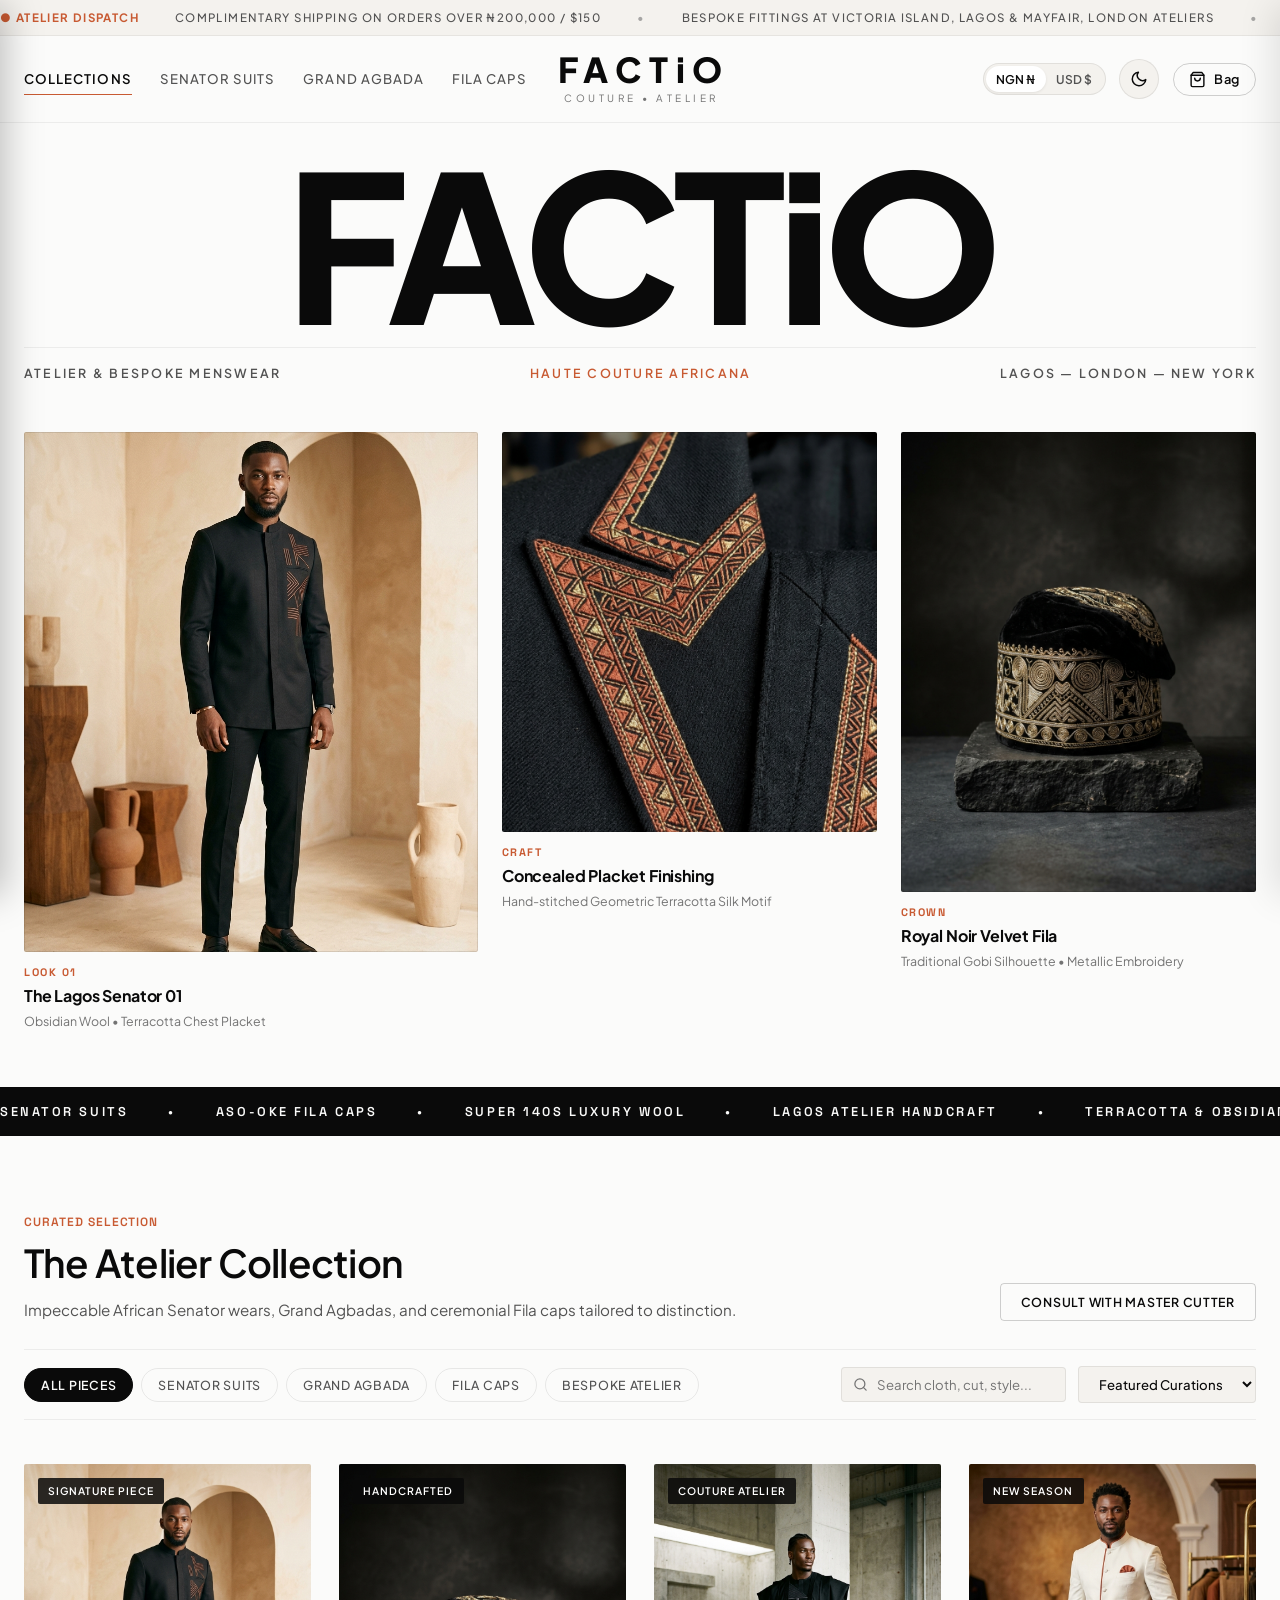
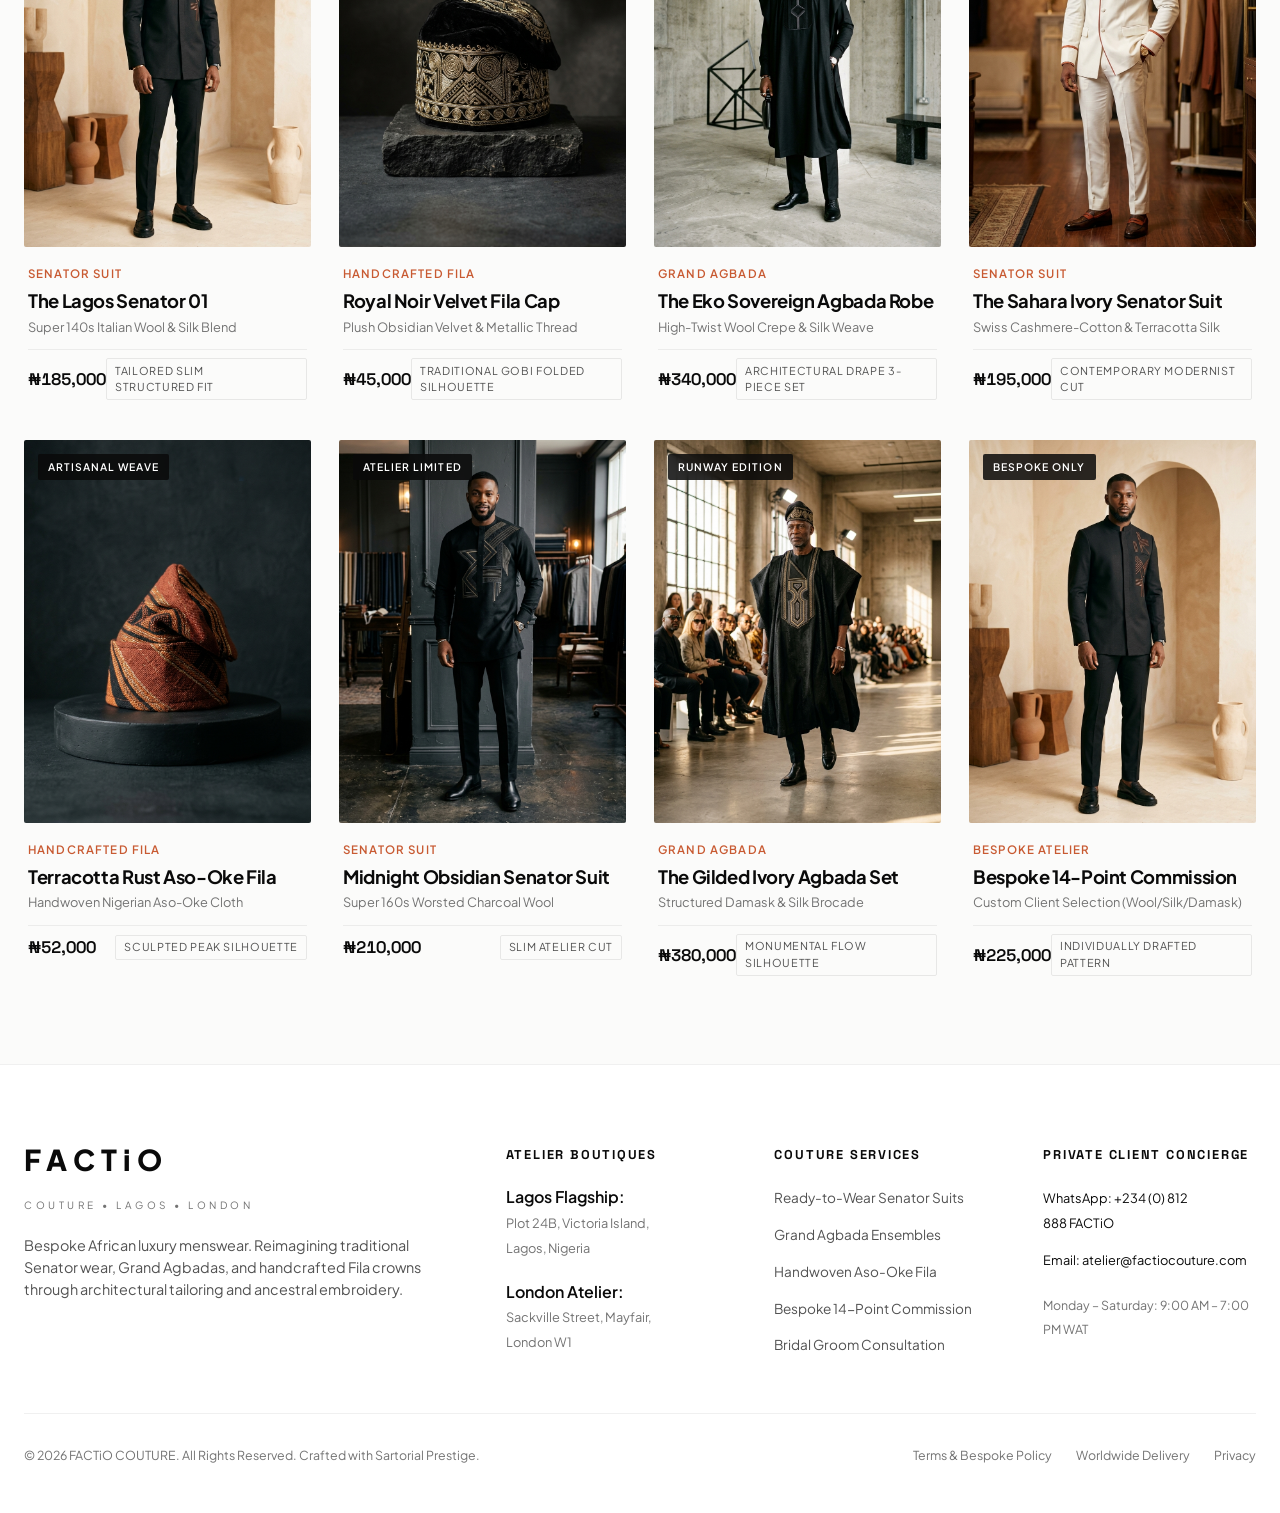
<file: index.html>
<!DOCTYPE html>
<html lang="en" data-theme="light">
<head>
  <meta charset="UTF-8" />
  <meta name="viewport" content="width=device-width, initial-scale=1.0, viewport-fit=cover" />
  <title>FACTiO COUTURE — Luxury African Senator Wears & Bespoke Menswear</title>
  <meta name="description" content="FACTiO Couture — Contemporary African luxury menswear atelier. Tailored Senator suits, Grand Agbada robes, and handcrafted Aso-Oke Fila caps. Lagos • London • Worldwide." />

  <meta http-equiv="Cache-Control" content="no-cache, no-store, must-revalidate" />
  <meta http-equiv="Pragma" content="no-cache" />
  <meta http-equiv="Expires" content="0" />

  <!-- Fonts Preconnect & Strictly 2 Fonts: Plus Jakarta Sans & Space Grotesk -->
  <link rel="preconnect" href="https://fonts.googleapis.com" />
  <link rel="preconnect" href="https://fonts.gstatic.com" crossorigin />
  <link href="https://fonts.googleapis.com/css2?family=Plus+Jakarta+Sans:ital,wght@0,300;0,400;0,500;0,600;0,700;0,800;1,400&family=Space+Grotesk:wght@400;500;600;700&display=swap" rel="stylesheet" />

  <link rel="stylesheet" href="styles.css?v=2.5-checkout-refinement" />

  <style>
    /* Direct High-Specificity Enforcement for Jakarta Sans ExtraBold */
    .hero-monumental-wordmark {
      font-family: 'Plus Jakarta Sans', system-ui, -apple-system, sans-serif !important;
      font-weight: 800 !important;
      letter-spacing: -0.04em !important;
      text-transform: none !important;
    }
    .wordmark-logo {
      font-family: 'Plus Jakarta Sans', system-ui, -apple-system, sans-serif !important;
      font-weight: 800 !important;
      letter-spacing: 0.22em !important;
      text-transform: none !important;
    }
    .preloader-giant-text {
      text-transform: none !important;
    }
    /* Universal Form Control Font Reset - Strictly Plus Jakarta Sans */
    button, input, select, textarea, optgroup, option {
      font-family: 'Plus Jakarta Sans', system-ui, -apple-system, BlinkMacSystemFont, sans-serif !important;
    }
    input::placeholder, textarea::placeholder {
      font-family: 'Plus Jakarta Sans', system-ui, -apple-system, BlinkMacSystemFont, sans-serif !important;
    }
    #catalogSearchInput, #catalogSortSelect {
      font-family: 'Plus Jakarta Sans', system-ui, -apple-system, BlinkMacSystemFont, sans-serif !important;
    }
  </style>
</head>
<body>

  <!-- EDITORIAL PRELOADER (Outfit.hellohello.is inspired) -->
  <div id="sitePreloader" class="site-preloader" aria-hidden="true">
    <div class="preloader-backdrop"></div>
    <div class="preloader-container">
      <div class="preloader-shutter-frame">
        <div class="shutter-image-stack" id="shutterStack">
          <img src="assets/images/senator_black.jpg" alt="FACTiO Preloader Shutter 1" class="shutter-img active" />
          <img src="assets/images/agbada_noir.jpg" alt="FACTiO Preloader Shutter 2" class="shutter-img" />
          <img src="assets/images/senator_cream.jpg" alt="FACTiO Preloader Shutter 3" class="shutter-img" />
          <img src="assets/images/fila_black.jpg" alt="FACTiO Preloader Shutter 4" class="shutter-img" />
          <img src="assets/images/senator_midnight.jpg" alt="FACTiO Preloader Shutter 5" class="shutter-img" />
          <img src="assets/images/fila_terracotta.jpg" alt="FACTiO Preloader Shutter 6" class="shutter-img" />
        </div>
        <div class="preloader-wordmark-mask">
          <span class="preloader-giant-text">FACTiO</span>
        </div>
      </div>
      <div class="preloader-meta-bar">
        <span class="preloader-meta-sub">HAUTE COUTURE AFRICANA</span>
        <div class="preloader-counter tabular-nums" id="preloaderCounter">00%</div>
        <span class="preloader-meta-loc">LAGOS • LONDON</span>
      </div>
    </div>
  </div>

  <!-- EDITORIAL PAGE SWIPE PANEL (Directional Snappy Transition) -->
  <div id="pageSwipePanel" class="page-swipe-panel" aria-hidden="true"></div>

  <!-- Top Announcement Bar (Infinite Smooth Scrolling) -->
  <div class="announcement-bar" role="region" aria-label="Announcements">
    <div class="announcement-track">
      <div class="announcement-content">
        <span class="announcement-pill">● ATELIER DISPATCH</span>
        <span>COMPLIMENTARY SHIPPING ON ORDERS OVER ₦200,000 / $150</span>
        <span class="announcement-separator">•</span>
        <span>BESPOKE FITTINGS AT VICTORIA ISLAND, LAGOS & MAYFAIR, LONDON ATELIERS</span>
        <span class="announcement-separator">•</span>
        <span>NEW SEASON: THE OBSIDIAN & TERRACOTTA COLLECTION</span>
        <span class="announcement-separator">•</span>
        <span>HANDCRAFTED SENATOR SUITS & ASO-OKE FILA CAPS</span>
        <span class="announcement-separator">•</span>
      </div>
      <div class="announcement-content" aria-hidden="true">
        <span class="announcement-pill">● ATELIER DISPATCH</span>
        <span>COMPLIMENTARY SHIPPING ON ORDERS OVER ₦200,000 / $150</span>
        <span class="announcement-separator">•</span>
        <span>BESPOKE FITTINGS AT VICTORIA ISLAND, LAGOS & MAYFAIR, LONDON ATELIERS</span>
        <span class="announcement-separator">•</span>
        <span>NEW SEASON: THE OBSIDIAN & TERRACOTTA COLLECTION</span>
        <span class="announcement-separator">•</span>
        <span>HANDCRAFTED SENATOR SUITS & ASO-OKE FILA CAPS</span>
        <span class="announcement-separator">•</span>
      </div>
    </div>
  </div>

  <!-- Sticky Main Header -->
  <header class="main-header">
    <div class="header-container">
      <!-- Mobile Navigation Hamburger Toggle (<= 992px) -->
      <button id="mobileMenuBtn" class="mobile-menu-btn" aria-label="Open mobile navigation menu">
        <svg width="20" height="20" viewBox="0 0 24 24" fill="none" stroke="currentColor" stroke-width="2" stroke-linecap="round" stroke-linejoin="round">
          <line x1="3" y1="12" x2="21" y2="12"></line>
          <line x1="3" y1="6" x2="21" y2="6"></line>
          <line x1="3" y1="18" x2="21" y2="18"></line>
        </svg>
      </button>

      <!-- Desktop Navigation Links -->
      <nav class="nav-links" aria-label="Main Navigation">
        <a href="#catalogSection" class="nav-link active">Collections</a>
        <a href="#catalogSection" class="nav-link" data-cat="senator">Senator Suits</a>
        <a href="#catalogSection" class="nav-link" data-cat="agbada">Grand Agbada</a>
        <a href="#catalogSection" class="nav-link" data-cat="fila">Fila Caps</a>
      </nav>

      <!-- Wordmark Logo -->
      <a href="#" class="brand-wordmark" aria-label="FACTiO Couture Home">
        <span class="wordmark-logo">FACTiO</span>
        <span class="wordmark-subtitle">COUTURE • ATELIER</span>
      </a>

      <!-- Actions: Currency, Theme, Cart -->
      <div class="header-actions">
        <!-- Currency Switcher Toggle -->
        <div class="toggle-group" role="group" aria-label="Currency Selector">
          <button class="toggle-option currency-toggle-btn active" data-currency="NGN" aria-label="Nigerian Naira">
            <span class="currency-full">NGN </span>₦
          </button>
          <button class="toggle-option currency-toggle-btn" data-currency="USD" aria-label="US Dollar">
            <span class="currency-full">USD </span>$
          </button>
        </div>

        <!-- Theme Toggle (Outfit Inspired) -->
        <button id="themeToggleBtn" class="theme-toggle-btn" aria-label="Toggle light and dark theme">
          <svg id="moonIcon" width="18" height="18" viewBox="0 0 24 24" fill="none" stroke="currentColor" stroke-width="2" stroke-linecap="round" stroke-linejoin="round">
            <path d="M21 12.79A9 9 0 1 1 11.21 3 7 7 0 0 0 21 12.79z"></path>
          </svg>
          <svg id="sunIcon" width="18" height="18" viewBox="0 0 24 24" fill="none" stroke="currentColor" stroke-width="2" stroke-linecap="round" stroke-linejoin="round" style="display:none;">
            <circle cx="12" cy="12" r="5"></circle>
            <line x1="12" y1="1" x2="12" y2="3"></line>
            <line x1="12" y1="21" x2="12" y2="23"></line>
            <line x1="4.22" y1="4.22" x2="5.64" y2="5.64"></line>
            <line x1="18.36" y1="18.36" x2="19.78" y2="19.78"></line>
            <line x1="1" y1="12" x2="3" y2="12"></line>
            <line x1="21" y1="12" x2="23" y2="12"></line>
            <line x1="4.22" y1="19.78" x2="5.64" y2="18.36"></line>
            <line x1="18.36" y1="5.64" x2="19.78" y2="4.22"></line>
          </svg>
        </button>

        <!-- Cart Trigger Button -->
        <button id="cartTriggerBtn" class="cart-trigger-btn" aria-label="View shopping bag">
          <svg width="17" height="17" viewBox="0 0 24 24" fill="none" stroke="currentColor" stroke-width="2" stroke-linecap="round" stroke-linejoin="round">
            <path d="M6 2L3 6v14a2 2 0 0 0 2 2h14a2 2 0 0 0 2-2V6l-3-4z"></path>
            <line x1="3" y1="6" x2="21" y2="6"></line>
            <path d="M16 10a4 4 0 0 1-8 0"></path>
          </svg>
          <span class="cart-label">Bag</span>
          <span class="cart-badge" style="display:none;">0</span>
        </button>
      </div>
    </div>
  </header>

  <!-- MOBILE NAVIGATION DRAWER (Sliding with Emil Kowalski physics) -->
  <div id="mobileNavOverlay" class="mobile-nav-overlay" aria-hidden="true"></div>
  <aside id="mobileNavDrawer" class="mobile-nav-drawer" role="dialog" aria-modal="true" aria-label="Navigation Menu">
    <div class="mobile-nav-header">
      <div class="brand-wordmark" style="align-items: flex-start;">
        <span class="wordmark-logo" style="font-size: 1.6rem; letter-spacing: 0.22em;">FACTiO</span>
        <span class="wordmark-subtitle" style="font-size: 0.55rem; letter-spacing: 0.25em;">COUTURE • ATELIER</span>
      </div>
      <button id="mobileNavCloseBtn" class="btn-icon" aria-label="Close navigation menu">
        <svg width="18" height="18" viewBox="0 0 24 24" fill="none" stroke="currentColor" stroke-width="2" stroke-linecap="round" stroke-linejoin="round">
          <line x1="18" y1="6" x2="6" y2="18"></line>
          <line x1="6" y1="6" x2="18" y2="18"></line>
        </svg>
      </button>
    </div>

    <nav class="mobile-nav-links">
      <a href="#catalogSection" class="mobile-nav-item mobile-filter-link" data-category="all">
        <span>All Collections</span>
        <span style="font-size: 0.8rem; color: var(--terracotta);">→</span>
      </a>
      <a href="#catalogSection" class="mobile-nav-item mobile-filter-link" data-category="senator">
        <span>Senator Suits</span>
        <span style="font-size: 0.8rem; color: var(--terracotta);">→</span>
      </a>
      <a href="#catalogSection" class="mobile-nav-item mobile-filter-link" data-category="agbada">
        <span>Grand Agbada</span>
        <span style="font-size: 0.8rem; color: var(--terracotta);">→</span>
      </a>
      <a href="#catalogSection" class="mobile-nav-item mobile-filter-link" data-category="fila">
        <span>Handcrafted Fila</span>
        <span style="font-size: 0.8rem; color: var(--terracotta);">→</span>
      </a>
      <a href="#catalogSection" class="mobile-nav-item mobile-filter-link" data-category="bespoke">
        <span>Bespoke Atelier</span>
        <span style="font-size: 0.8rem; color: var(--terracotta);">→</span>
      </a>
    </nav>

    <div class="mobile-nav-footer">
      <button id="mobileBookFittingBtn" class="btn-cta" style="width: 100%;">
        <span>Book Bespoke Fitting</span>
      </button>
      <div class="mobile-nav-info">
        <p><strong>Lagos Flagship:</strong> Victoria Island, Lagos</p>
        <p><strong>London Atelier:</strong> Mayfair, London W1</p>
        <p style="color: var(--terracotta); font-weight: 600; margin-top: 0.35rem;">WhatsApp: +234 (0) 812 888 FACTiO</p>
      </div>
    </div>
  </aside>

  <main>
    <!-- MONUMENTAL EDITORIAL HERO (Inspired by Outfit.hellohello.is) -->
    <section class="hero-editorial-section">
      <!-- Monumental FACTiO Bold Typography Headline -->
      <div class="hero-monumental-bar">
        <h1 class="hero-monumental-wordmark">FACTiO</h1>
        <div class="hero-title-subline">
          <span>ATELIER & BESPOKE MENSWEAR</span>
          <span style="color: var(--terracotta);">HAUTE COUTURE AFRICANA</span>
          <span>LAGOS — LONDON — NEW YORK</span>
        </div>
      </div>

      <!-- Editorial Triad Lookbook Grid (Outfit Inspired, No CTAs) -->
      <div class="hero-editorial-grid">
        <div class="hero-editorial-panel main-portrait">
          <div class="editorial-img-wrap">
            <img src="assets/images/senator_black.jpg" alt="The Lagos Senator 01 in Obsidian and Terracotta" />
          </div>
          <div class="panel-caption">
            <span class="caption-idx">LOOK 01</span>
            <span class="caption-name">The Lagos Senator 01</span>
            <span class="caption-detail">Obsidian Wool • Terracotta Chest Placket</span>
          </div>
        </div>

        <div class="hero-editorial-panel craft-macro">
          <div class="editorial-img-wrap">
            <img src="assets/images/senator_detail.jpg" alt="Atelier Needlework & Concealed Placket Craft" />
          </div>
          <div class="panel-caption">
            <span class="caption-idx">CRAFT</span>
            <span class="caption-name">Concealed Placket Finishing</span>
            <span class="caption-detail">Hand-stitched Geometric Terracotta Silk Motif</span>
          </div>
        </div>

        <div class="hero-editorial-panel still-crown">
          <div class="editorial-img-wrap">
            <img src="assets/images/fila_black.jpg" alt="Royal Noir Velvet Handcrafted Fila Cap" />
          </div>
          <div class="panel-caption">
            <span class="caption-idx">CROWN</span>
            <span class="caption-name">Royal Noir Velvet Fila</span>
            <span class="caption-detail">Traditional Gobi Silhouette • Metallic Embroidery</span>
          </div>
        </div>
      </div>
    </section>

    <!-- Marquee Runway Ticker (Outfit Inspired) -->
    <div class="marquee-strip" aria-hidden="true">
      <div class="marquee-content">
        <span>SENATOR SUITS</span>
        <span>•</span>
        <span>ASO-OKE FILA CAPS</span>
        <span>•</span>
        <span>SUPER 140S LUXURY WOOL</span>
        <span>•</span>
        <span>LAGOS ATELIER HANDCRAFT</span>
        <span>•</span>
        <span>TERRACOTTA & OBSIDIAN</span>
        <span>•</span>
        <span>CONCEALED PLACKETS</span>
        <span>•</span>
        <span>GRAND AGBADA ROBES</span>
        <span>•</span>
        <span>BESPOKE CUTTING</span>
        <span>•</span>
        <span>SENATOR SUITS</span>
        <span>•</span>
        <span>ASO-OKE FILA CAPS</span>
        <span>•</span>
        <span>SUPER 140S LUXURY WOOL</span>
        <span>•</span>
        <span>LAGOS ATELIER HANDCRAFT</span>
      </div>
    </div>

    <!-- PRODUCT CATALOG (Inspired by Adina Buzatu) -->
    <section id="catalogSection" class="catalog-section">
      <div class="catalog-header">
        <div class="catalog-header-top">
          <div class="catalog-title-group">
            <span class="mono-tag" style="font-size: 0.75rem; color: var(--terracotta); font-weight: 600;">CURATED SELECTION</span>
            <h2>The Atelier Collection</h2>
            <p>Impeccable African Senator wears, Grand Agbadas, and ceremonial Fila caps tailored to distinction.</p>
          </div>
          <button id="bookFittingBtn" class="btn-secondary" style="font-size: 0.775rem; padding: 0.65rem 1.25rem;">
            <span>Consult With Master Cutter</span>
          </button>
        </div>

        <div class="catalog-controls">
          <!-- Category Filter Pills -->
          <div class="filter-categories" role="tablist">
            <button class="filter-pill active" data-category="all">All Pieces</button>
            <button class="filter-pill" data-category="senator">Senator Suits</button>
            <button class="filter-pill" data-category="agbada">Grand Agbada</button>
            <button class="filter-pill" data-category="fila">Fila Caps</button>
            <button class="filter-pill" data-category="bespoke">Bespoke Atelier</button>
          </div>

          <!-- Sort and Search -->
          <div class="catalog-sort-search">
            <div class="search-input-wrap">
              <svg width="15" height="15" viewBox="0 0 24 24" fill="none" stroke="currentColor" stroke-width="2" stroke-linecap="round" stroke-linejoin="round">
                <circle cx="11" cy="11" r="8"></circle>
                <line x1="21" y1="21" x2="16.65" y2="16.65"></line>
              </svg>
              <input id="catalogSearchInput" type="text" placeholder="Search cloth, cut, style..." aria-label="Search collection" />
            </div>

            <select id="catalogSortSelect" class="sort-select" aria-label="Sort products">
              <option value="featured">Featured Curations</option>
              <option value="price-asc">Price: Low to High</option>
              <option value="price-desc">Price: High to Low</option>
            </select>
          </div>
        </div>
      </div>

      <!-- Minimal Product Grid -->
      <div id="productGrid" class="product-grid" aria-live="polite">
        <!-- Rendered dynamically by app.js -->
      </div>
    </section>
  </main>

  <!-- SHOPPING BAG / CART DRAWER (Slide-over with Emil Kowalski physics) -->
  <div id="cartOverlay" class="cart-overlay" aria-hidden="true"></div>
  <aside id="cartDrawer" class="cart-drawer" role="dialog" aria-modal="true" aria-label="Shopping Bag">
    <div class="cart-header">
      <h3 class="cart-header-title">Shopping Bag</h3>
      <button id="cartCloseBtn" class="btn-icon" aria-label="Close bag">
        <svg width="18" height="18" viewBox="0 0 24 24" fill="none" stroke="currentColor" stroke-width="2" stroke-linecap="round" stroke-linejoin="round">
          <line x1="18" y1="6" x2="6" y2="18"></line>
          <line x1="6" y1="6" x2="18" y2="18"></line>
        </svg>
      </button>
    </div>

    <!-- Free Shipping Progress -->
    <div class="cart-shipping-meter">
      <div id="cartMeterText" class="meter-text">
        Complimentary shipping applies on orders over ₦200,000 / $150
      </div>
      <div class="meter-bar-track">
        <div id="cartMeterFill" class="meter-bar-fill" style="width: 0%;"></div>
      </div>
    </div>

    <!-- Items List -->
    <div id="cartItemsList" class="cart-items-list">
      <!-- Injected via JS -->
    </div>

    <!-- Footer Summary & Checkout -->
    <div class="cart-footer">
      <div class="cart-summary-row">
        <span>Atelier Subtotal</span>
        <span id="cartSubtotal" class="tabular-nums">₦0</span>
      </div>
      <div class="cart-summary-row">
        <span>Estimated Duties & Shipping</span>
        <span style="color: var(--terracotta); font-weight: 600;">Complimentary</span>
      </div>
      <div class="cart-total-row">
        <span>Total Order</span>
        <span id="cartTotal" class="tabular-nums">₦0</span>
      </div>

      <button id="cartCheckoutBtn" class="btn-cta" style="width: 100%;">
        <span>Proceed to Secure Checkout</span>
      </button>
    </div>
  </aside>

  <!-- CHECKOUT MODAL -->
  <div id="checkoutOverlay" class="checkout-modal-overlay" role="dialog" aria-modal="true" aria-labelledby="checkoutTitle">
    <div class="checkout-card">
      <div style="display: flex; justify-content: space-between; align-items: flex-start; margin-bottom: 1.5rem; gap: 0.75rem; width: 100%;">
        <div style="min-width: 0; flex: 1;">
          <span class="mono-tag" style="color: var(--terracotta); font-size: 0.72rem; font-weight: 600; text-transform: none;">FACTiO ATELIER CHECKOUT</span>
          <h2 id="checkoutTitle" style="font-size: clamp(1.25rem, 4vw, 1.6rem); word-break: break-word;">Order Dispatch Details</h2>
        </div>
        <button id="checkoutCloseBtn" class="btn-icon" aria-label="Close checkout" style="flex-shrink: 0;">
          <svg width="18" height="18" viewBox="0 0 24 24" fill="none" stroke="currentColor" stroke-width="2" stroke-linecap="round" stroke-linejoin="round">
            <line x1="18" y1="6" x2="6" y2="18"></line>
            <line x1="6" y1="6" x2="18" y2="6"></line>
          </svg>
        </button>
      </div>

      <form id="checkoutForm" class="checkout-form-wrap">
        <div class="form-field">
          <label for="checkoutName">Full Name</label>
          <input type="text" id="checkoutName" required placeholder="Dr. Adewale Balogun" />
        </div>

        <div class="form-field">
          <label for="checkoutEmail">Email Address</label>
          <input type="email" id="checkoutEmail" required placeholder="adewale@example.com" />
        </div>

        <div class="form-field">
          <label for="checkoutPhone">Phone Number / WhatsApp</label>
          <input type="tel" id="checkoutPhone" required placeholder="+234 803 000 0000" />
        </div>

        <div class="form-field">
          <label for="checkoutCountry">Delivery Country</label>
          <select id="checkoutCountry" required>
            <option value="NG">Nigeria (Nationwide Express)</option>
            <option value="UK">United Kingdom (DHL Express 3-Day)</option>
            <option value="US">United States & Canada</option>
            <option value="GH">Ghana</option>
            <option value="OTHER">Other International Destination</option>
          </select>
        </div>

        <div class="form-field">
          <label for="checkoutAddress">Delivery Address</label>
          <input type="text" id="checkoutAddress" required placeholder="Plot 14, Admiralty Way, Lekki Phase 1, Lagos" />
        </div>

        <div class="form-field">
          <label for="checkoutNotes">Tailoring & Fit Instructions (Optional)</label>
          <textarea id="checkoutNotes" rows="2" placeholder="e.g. Please hem trousers to 41 inches, sleeve length 25.5 inches..."></textarea>
        </div>

        <div style="background-color: var(--bg-secondary); border-radius: 4px; padding: 1.15rem; margin-bottom: 1.5rem; border: 1px solid var(--border-subtle); box-sizing: border-box; width: 100%; max-width: 100%;">
          <div style="display: flex; justify-content: space-between; align-items: center; margin-bottom: 0.5rem; flex-wrap: wrap; gap: 0.35rem;">
            <span style="font-size: 0.825rem; font-weight: 600;">Payment Gateway:</span>
            <span style="font-size: 0.775rem; color: var(--terracotta); font-weight: 700;">Paystack / Flutterwave / Cards</span>
          </div>
          <p style="font-size: 0.775rem; color: var(--text-secondary); text-wrap: pretty;">
            Supports Nigerian Naira cards, Bank Transfers, USSD, Apple Pay, Visa, and Mastercard globally.
          </p>
          <div style="margin-top: 0.75rem; font-size: 0.95rem; font-weight: 700; display: flex; justify-content: space-between; align-items: center; flex-wrap: wrap; gap: 0.35rem;">
            <span>Amount Due:</span>
            <span id="checkoutSummaryPrice" class="tabular-nums" style="color: var(--text-primary);">₦0</span>
          </div>
        </div>

        <button type="submit" class="btn-cta" style="width: 100%;">
          <span>Confirm & Complete Order</span>
        </button>
      </form>
    </div>
  </div>

  <!-- ORDER CONFIRMATION MODAL -->
  <div id="orderConfirmationOverlay" class="checkout-modal-overlay" role="dialog" aria-modal="true">
    <div class="checkout-card" style="text-align: center; max-width: 520px;">
      <div style="width: 54px; height: 54px; border-radius: 9999px; background-color: var(--terracotta-subtle); color: var(--terracotta); display: flex; align-items: center; justify-content: center; margin: 0 auto 1.25rem;">
        <svg width="28" height="28" viewBox="0 0 24 24" fill="none" stroke="currentColor" stroke-width="2.5" stroke-linecap="round" stroke-linejoin="round">
          <polyline points="20 6 9 17 4 12"></polyline>
        </svg>
      </div>

      <span class="mono-tag" style="color: var(--terracotta); font-size: 0.72rem; font-weight: 700;">COMMISSION RECORDED</span>
      <h2 style="font-size: 1.85rem; margin: 0.35rem 0 0.85rem;">Thank You, <span id="confirmPatronName">Patron</span>.</h2>
      <p style="font-size: 0.9rem; color: var(--text-secondary); line-height: 1.6; margin-bottom: 1.5rem;">
        Your order has been logged into the FACTiO Couture Atelier cutting room. An order receipt and tailor dispatch notification have been dispatched to your email.
      </p>

      <div style="background-color: var(--bg-secondary); padding: 1rem; border-radius: 4px; border: 1px solid var(--border-subtle); margin-bottom: 1.5rem;">
        <span style="font-size: 0.75rem; color: var(--text-muted); text-transform: uppercase; letter-spacing: 0.08em;">Atelier Reference ID</span>
        <div id="confirmOrderNumber" class="tabular-nums" style="font-family: 'Space Grotesk', sans-serif; font-size: 1.35rem; font-weight: 700; color: var(--terracotta); margin-top: 0.25rem;">FACTiO-2026-881924</div>
      </div>

      <button id="orderConfirmCloseBtn" class="btn-cta" style="width: 100%;">
        <span>Return to Atelier Showcase</span>
      </button>
    </div>
  </div>

  <!-- BESPOKE TAILORING CONSULTATION MODAL -->
  <div id="consultationOverlay" class="checkout-modal-overlay" role="dialog" aria-modal="true">
    <div class="checkout-card">
      <div style="display: flex; justify-content: space-between; align-items: center; margin-bottom: 1.5rem;">
        <div>
          <span class="mono-tag" style="color: var(--terracotta); font-size: 0.72rem; font-weight: 600;">PRIVATE ATELIER APPOINTMENT</span>
          <h2 style="font-size: 1.6rem;">Book a Tailoring Consultation</h2>
        </div>
        <button id="consultationCloseBtn" class="btn-icon" aria-label="Close consultation">
          <svg width="18" height="18" viewBox="0 0 24 24" fill="none" stroke="currentColor" stroke-width="2" stroke-linecap="round" stroke-linejoin="round">
            <line x1="18" y1="6" x2="6" y2="18"></line>
            <line x1="6" y1="6" x2="18" y2="18"></line>
          </svg>
        </button>
      </div>

      <form id="consultationForm" class="consultation-form-wrap">
        <div class="form-field">
          <label for="consName">Full Name</label>
          <input type="text" id="consName" required placeholder="Prince Adeyemi" />
        </div>

        <div class="form-field">
          <label for="consPhone">WhatsApp / Mobile</label>
          <input type="tel" id="consPhone" required placeholder="+234 802 000 0000" />
        </div>

        <div class="form-field">
          <label for="consLocation">Consultation Type</label>
          <select id="consLocation" required>
            <option value="lagos">Victoria Island Flagship (In-person Fitting)</option>
            <option value="london">Mayfair London Showroom (By Appointment)</option>
            <option value="virtual">Virtual Master Tailor Video Fitting (Worldwide)</option>
          </select>
        </div>

        <div class="form-field">
          <label for="consOccasion">Occasion / Garment Type</label>
          <select id="consOccasion" required>
            <option value="wedding">Traditional Wedding (Groom / Aso-Ebi Set)</option>
            <option value="senator">Executive Senator Suit Wardrobe</option>
            <option value="agbada">Ceremonial 3-Piece Grand Agbada</option>
            <option value="fila">Custom Handwoven Fila Cap Order</option>
          </select>
        </div>

        <div class="form-field">
          <label for="consNotes">Special Requests / Preferred Date</label>
          <textarea id="consNotes" rows="2" placeholder="Tell us about your event timeline, fabric preferences, or measurements..."></textarea>
        </div>

        <button type="submit" class="btn-cta" style="width: 100%;">
          <span>Reserve Atelier Consultation</span>
        </button>
      </form>
    </div>
  </div>

  <!-- Toast Notification Container -->
  <div id="toastContainer" class="toast-container" aria-live="polite"></div>

  <!-- FOOTER -->
  <footer class="main-footer">
    <div class="footer-container">
      <div class="footer-brand-col">
        <div class="wordmark-logo" style="font-size: 1.8rem; text-align: left;">FACTiO</div>
        <span class="wordmark-subtitle" style="text-align: left; margin-left: 0;">COUTURE • LAGOS • LONDON</span>
        <p>
          Bespoke African luxury menswear. Reimagining traditional Senator wear, Grand Agbadas, and handcrafted Fila crowns through architectural tailoring and ancestral embroidery.
        </p>
      </div>

      <div class="footer-col">
        <h4>Atelier Boutiques</h4>
        <ul>
          <li><span style="color: var(--text-primary); font-weight: 600;">Lagos Flagship:</span><br /><span style="font-size: 0.8rem; color: var(--text-muted);">Plot 24B, Victoria Island, Lagos, Nigeria</span></li>
          <li style="margin-top: 0.5rem;"><span style="color: var(--text-primary); font-weight: 600;">London Atelier:</span><br /><span style="font-size: 0.8rem; color: var(--text-muted);">Sackville Street, Mayfair, London W1</span></li>
        </ul>
      </div>

      <div class="footer-col">
        <h4>Couture Services</h4>
        <ul>
          <li><a href="#catalogSection">Ready-to-Wear Senator Suits</a></li>
          <li><a href="#catalogSection">Grand Agbada Ensembles</a></li>
          <li><a href="#catalogSection">Handwoven Aso-Oke Fila</a></li>
          <li><a href="javascript:void(0)" onclick="document.getElementById('consultationOverlay').classList.add('open')">Bespoke 14-Point Commission</a></li>
          <li><a href="javascript:void(0)" onclick="document.getElementById('consultationOverlay').classList.add('open')">Bridal Groom Consultation</a></li>
        </ul>
      </div>

      <div class="footer-col">
        <h4>Private Client Concierge</h4>
        <ul>
          <li><span style="font-size: 0.8rem;">WhatsApp: +234 (0) 812 888 FACTiO</span></li>
          <li><span style="font-size: 0.8rem;">Email: atelier@factiocouture.com</span></li>
          <li style="margin-top: 0.5rem;"><span style="font-size: 0.775rem; color: var(--text-muted);">Monday – Saturday: 9:00 AM – 7:00 PM WAT</span></li>
        </ul>
      </div>
    </div>

    <div class="footer-bottom">
      <div>© 2026 FACTiO COUTURE. All Rights Reserved. Crafted with Sartorial Prestige.</div>
      <div style="display: flex; gap: 1.5rem;">
        <a href="#catalogSection" style="color: var(--text-muted);">Terms & Bespoke Policy</a>
        <a href="#catalogSection" style="color: var(--text-muted);">Worldwide Delivery</a>
        <a href="#catalogSection" style="color: var(--text-muted);">Privacy</a>
      </div>
    </div>
  </footer>

  <script src="app.js"></script>
</body>
</html>
</file>
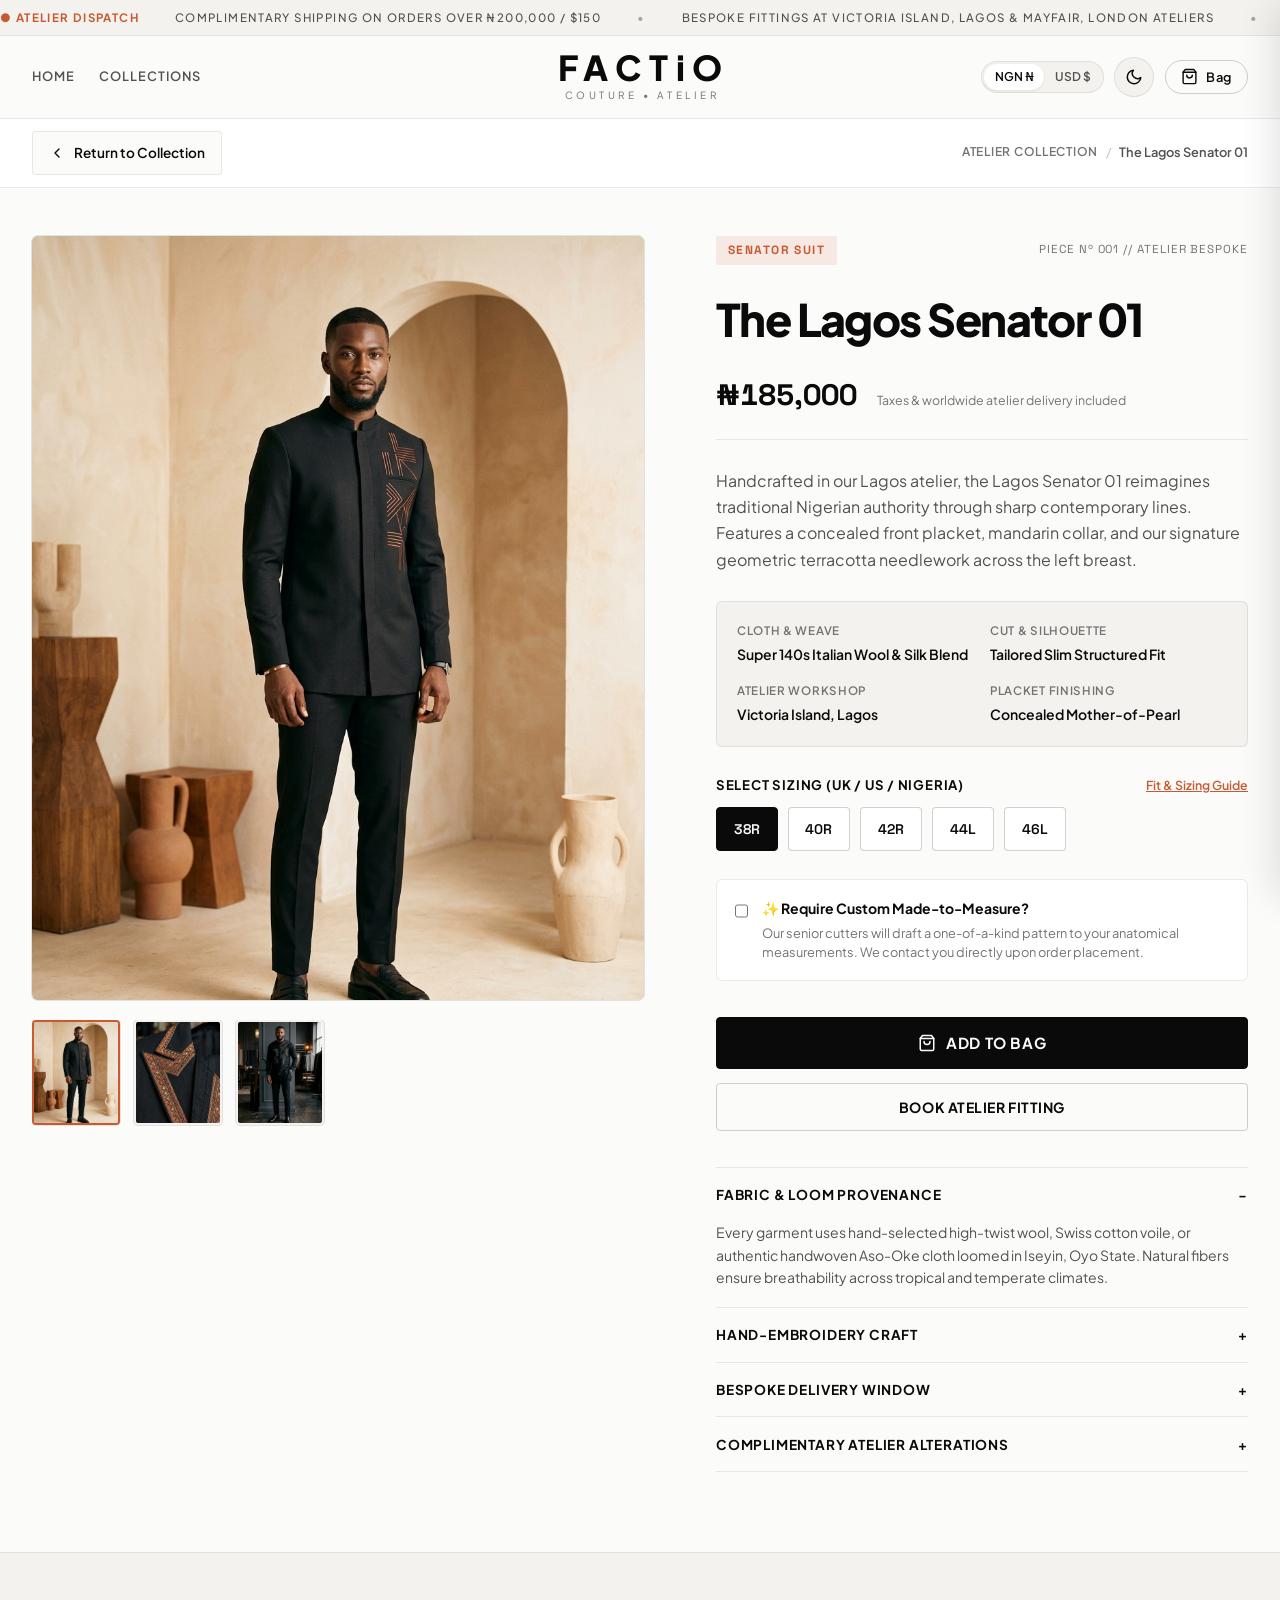
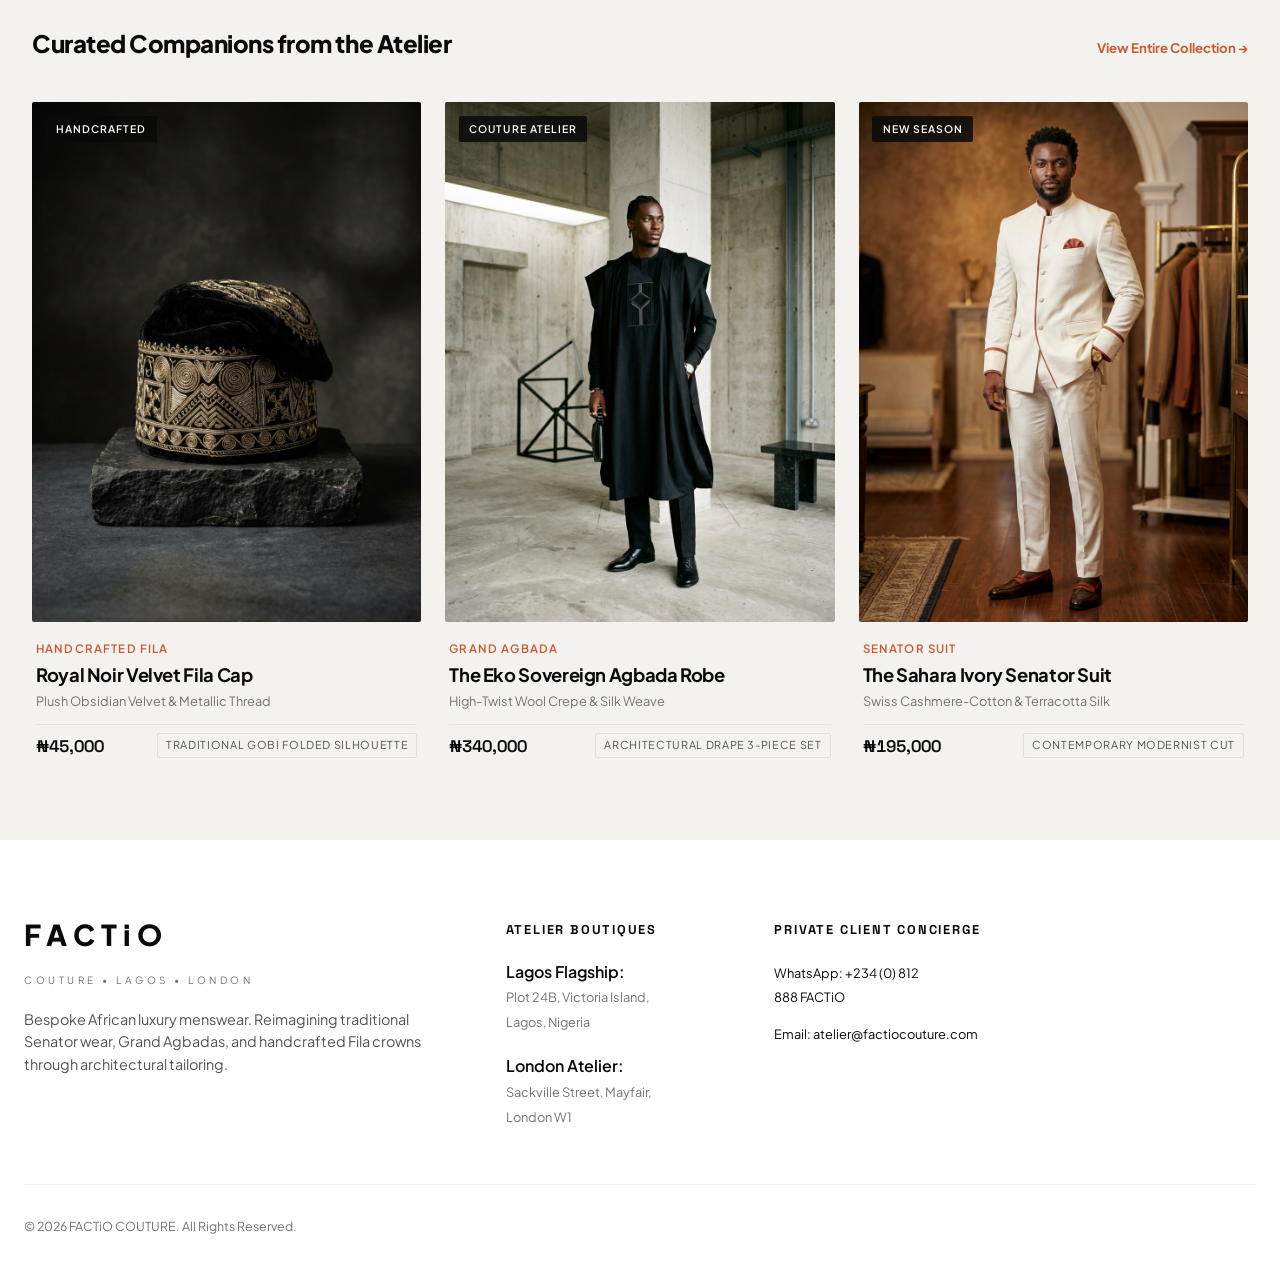
<file: product.html>
<!DOCTYPE html>
<html lang="en" data-theme="light">
<head>
  <meta charset="UTF-8" />
  <meta name="viewport" content="width=device-width, initial-scale=1.0, viewport-fit=cover" />
  <title>FACTiO COUTURE — Inspect Piece</title>
  <meta name="description" content="FACTiO Couture Bespoke Atelier Piece Specification. Handcrafted African luxury tailoring, authentic fabrics, and heirloom needlework." />

  <meta http-equiv="Cache-Control" content="no-cache, no-store, must-revalidate" />
  <meta http-equiv="Pragma" content="no-cache" />
  <meta http-equiv="Expires" content="0" />

  <!-- Strictly 2 Fonts: Plus Jakarta Sans & Space Grotesk -->
  <link rel="preconnect" href="https://fonts.googleapis.com" />
  <link rel="preconnect" href="https://fonts.gstatic.com" crossorigin />
  <link href="https://fonts.googleapis.com/css2?family=Plus+Jakarta+Sans:ital,wght@0,300;0,400;0,500;0,600;0,700;0,800;1,400&family=Space+Grotesk:wght@400;500;600;700&display=swap" rel="stylesheet" />

  <link rel="stylesheet" href="styles.css?v=3.0-editorial-refinement" />

  <style>
    /* Dedicated PDP Full-Page Styles */
    .pdp-page-wrapper {
      min-height: 100dvh;
      display: flex;
      flex-direction: column;
      opacity: 0;
      transition: opacity 220ms var(--ease-out);
    }
    .pdp-page-wrapper.page-loaded {
      opacity: 1;
    }

    .pdp-nav-bar {
      border-bottom: 1px solid var(--border-subtle);
      background-color: var(--bg-primary);
      position: sticky;
      top: 0;
      z-index: 40;
      backdrop-filter: blur(12px);
      -webkit-backdrop-filter: blur(12px);
    }

    .pdp-nav-container {
      max-width: 1360px;
      margin: 0 auto;
      padding: 0.85rem 2rem;
      display: flex;
      align-items: center;
      justify-content: space-between;
      gap: 1.5rem;
      width: 100%;
      box-sizing: border-box;
    }

    .pdp-nav-links {
      display: flex;
      align-items: center;
      gap: 1.5rem;
      flex: 1;
    }

    .pdp-nav-link {
      font-size: 0.8rem;
      font-weight: 600;
      letter-spacing: 0.08em;
      text-transform: uppercase;
      color: var(--text-secondary);
      text-decoration: none;
      position: relative;
      padding: 0.25rem 0;
      transition: color var(--duration-hover) var(--ease-out);
    }
    .pdp-nav-link:hover {
      color: var(--text-primary);
    }

    .pdp-nav-container .brand-wordmark {
      flex: 0 0 auto;
    }

    .pdp-nav-container .header-actions {
      display: flex;
      align-items: center;
      justify-content: flex-end;
      gap: 0.65rem;
      flex: 1;
    }

    /* Sub-Nav Bar: Dedicated space for Return to Collection (Below Nav Bar) */
    .pdp-sub-nav {
      background-color: var(--bg-surface);
      border-bottom: 1px solid var(--border-subtle);
      width: 100%;
      position: relative;
      z-index: 30;
    }

    .pdp-sub-nav-container {
      max-width: 1360px;
      margin: 0 auto;
      padding: 0.75rem 2rem;
      display: flex;
      align-items: center;
      justify-content: space-between;
      gap: 1rem;
    }

    .pdp-back-btn {
      display: inline-flex;
      align-items: center;
      gap: 0.55rem;
      font-size: 0.85rem;
      font-weight: 600;
      color: var(--text-primary);
      text-decoration: none;
      padding: 0.55rem 1rem;
      min-height: 44px; /* A11y 44x44px target standard */
      border-radius: 4px;
      border: 1px solid var(--border-subtle);
      background: var(--bg-primary);
      box-shadow: var(--shadow-sm);
      transition: background-color var(--duration-hover) var(--ease-out),
                  border-color var(--duration-hover) var(--ease-out),
                  transform var(--duration-press) var(--ease-out);
    }
    .pdp-back-btn:hover {
      background-color: var(--bg-secondary);
      border-color: var(--border-strong);
    }
    .pdp-back-btn:active {
      transform: scale(0.97);
    }

    .pdp-sub-nav-breadcrumbs {
      display: flex;
      align-items: center;
      gap: 0.5rem;
      font-size: 0.8rem;
      color: var(--text-muted);
    }
    .pdp-crumb-meta {
      font-size: 0.75rem;
      font-weight: 600;
      letter-spacing: 0.06em;
      text-transform: uppercase;
      color: var(--text-muted);
    }
    .pdp-crumb-slash {
      opacity: 0.45;
    }
    .pdp-crumb-current {
      color: var(--text-secondary);
      font-weight: 600;
      max-width: 260px;
      white-space: nowrap;
      overflow: hidden;
      text-overflow: ellipsis;
    }

    .pdp-layout-container {
      max-width: 1360px;
      margin: 0 auto;
      padding: 3rem 2rem 5rem 2rem;
      display: grid;
      grid-template-columns: 1fr;
      gap: 3.5rem;
      width: 100%;
    }

    @media (min-width: 992px) {
      .pdp-layout-container {
        grid-template-columns: 1.15fr 1fr;
        gap: 4.5rem;
        align-items: start;
      }
    }

    /* Left Gallery Column */
    .pdp-gallery-col {
      display: flex;
      flex-direction: column;
      gap: 1.25rem;
    }

    .pdp-hero-image-wrap {
      position: relative;
      width: 100%;
      aspect-ratio: 4 / 5;
      background-color: var(--bg-secondary);
      border-radius: 6px;
      overflow: hidden;
      outline: 1px solid var(--img-outline);
    }

    .pdp-hero-image-wrap img {
      width: 100%;
      height: 100%;
      object-fit: cover;
      object-position: center top;
      display: block;
      transition: opacity 220ms var(--ease-out);
    }

    .pdp-thumbnail-row {
      display: flex;
      gap: 0.875rem;
      overflow-x: auto;
      padding-bottom: 0.5rem;
      scrollbar-width: thin;
    }

    .pdp-thumb-item {
      flex: 0 0 88px;
      height: 105px;
      border-radius: 4px;
      overflow: hidden;
      cursor: pointer;
      border: 2px solid transparent;
      outline: 1px solid var(--img-outline);
      background-color: var(--bg-secondary);
      transition: border-color var(--duration-hover) var(--ease-out), transform var(--duration-press) var(--ease-out);
    }
    .pdp-thumb-item:hover {
      border-color: var(--border-strong);
    }
    .pdp-thumb-item.active {
      border-color: var(--terracotta);
    }
    .pdp-thumb-item:active {
      transform: scale(0.96);
    }
    .pdp-thumb-item img {
      width: 100%;
      height: 100%;
      object-fit: cover;
      display: block;
    }

    /* Right Editorial Panel */
    .pdp-editorial-col {
      display: flex;
      flex-direction: column;
      gap: 1.75rem;
    }

    .pdp-piece-meta {
      display: flex;
      align-items: center;
      justify-content: space-between;
      gap: 1rem;
    }

    .pdp-category-pill {
      font-family: 'Space Grotesk', sans-serif;
      font-size: 0.75rem;
      font-weight: 700;
      letter-spacing: 0.12em;
      text-transform: uppercase;
      color: var(--terracotta);
      background: var(--terracotta-subtle);
      padding: 0.35rem 0.75rem;
      border-radius: 2px;
    }

    .pdp-origin-pill {
      font-family: 'Space Grotesk', sans-serif;
      font-size: 0.725rem;
      color: var(--text-muted);
      letter-spacing: 0.08em;
      text-transform: uppercase;
    }

    .pdp-main-title {
      font-family: 'Plus Jakarta Sans', system-ui, -apple-system, sans-serif;
      font-size: clamp(2rem, 3.5vw, 2.85rem);
      font-weight: 800;
      letter-spacing: -0.035em;
      line-height: 1.15;
      color: var(--text-primary);
      text-wrap: balance;
    }

    .pdp-price-row {
      display: flex;
      align-items: baseline;
      gap: 1.25rem;
      border-bottom: 1px solid var(--border-subtle);
      padding-bottom: 1.25rem;
    }

    .pdp-main-price {
      font-family: 'Space Grotesk', sans-serif;
      font-size: 1.85rem;
      font-weight: 700;
      color: var(--text-primary);
    }

    .pdp-tax-caption {
      font-size: 0.775rem;
      color: var(--text-muted);
    }

    .pdp-prose {
      font-size: 1rem;
      line-height: 1.65;
      color: var(--text-secondary);
      text-wrap: pretty;
      max-width: 62ch;
    }

    /* Specs Grid */
    .pdp-specs-grid {
      display: grid;
      grid-template-columns: 1fr 1fr;
      gap: 1rem;
      background: var(--bg-secondary);
      padding: 1.25rem;
      border-radius: 6px;
      border: 1px solid var(--border-subtle);
    }

    .pdp-spec-box {
      display: flex;
      flex-direction: column;
      gap: 0.25rem;
    }
    .pdp-spec-box-label {
      font-size: 0.725rem;
      font-weight: 600;
      color: var(--text-muted);
      text-transform: uppercase;
      letter-spacing: 0.06em;
    }
    .pdp-spec-box-val {
      font-size: 0.875rem;
      font-weight: 600;
      color: var(--text-primary);
    }

    /* Size Selector */
    .pdp-sizing-module {
      display: flex;
      flex-direction: column;
      gap: 0.75rem;
    }

    .pdp-sizing-header {
      display: flex;
      justify-content: space-between;
      align-items: center;
    }

    .pdp-size-heading {
      font-size: 0.825rem;
      font-weight: 700;
      text-transform: uppercase;
      letter-spacing: 0.06em;
      color: var(--text-primary);
    }

    .pdp-size-guide-link {
      font-size: 0.775rem;
      font-weight: 600;
      color: var(--terracotta);
      text-decoration: underline;
      cursor: pointer;
      background: none;
      border: none;
      padding: 0;
    }

    .pdp-size-chips {
      display: flex;
      flex-wrap: wrap;
      gap: 0.625rem;
    }

    .pdp-size-chip {
      min-width: 62px;
      height: 44px;
      display: inline-flex;
      align-items: center;
      justify-content: center;
      padding: 0 1rem;
      border: 1px solid var(--border-strong);
      border-radius: 4px;
      background: var(--bg-surface);
      font-family: 'Space Grotesk', sans-serif;
      font-size: 0.875rem;
      font-weight: 600;
      color: var(--text-primary);
      cursor: pointer;
      transition: all var(--duration-hover) var(--ease-out);
    }
    .pdp-size-chip:hover {
      border-color: var(--text-primary);
      background: var(--bg-secondary);
    }
    .pdp-size-chip.selected {
      background: var(--text-primary);
      color: var(--bg-primary);
      border-color: var(--text-primary);
    }
    .pdp-size-chip:active {
      transform: scale(0.96);
    }

    /* Bespoke Option Card */
    .pdp-bespoke-card {
      display: flex;
      align-items: flex-start;
      gap: 0.875rem;
      padding: 1.15rem;
      border: 1px solid var(--border-subtle);
      border-radius: 6px;
      background: var(--bg-surface);
      cursor: pointer;
      transition: border-color var(--duration-hover) var(--ease-out);
    }
    .pdp-bespoke-card:hover {
      border-color: var(--border-strong);
    }
    .pdp-bespoke-card input[type="checkbox"] {
      margin-top: 0.25rem;
      accent-color: var(--terracotta);
      width: 18px;
      height: 18px;
      cursor: pointer;
    }
    .pdp-bespoke-text {
      display: flex;
      flex-direction: column;
      gap: 0.25rem;
    }
    .pdp-bespoke-title {
      font-size: 0.875rem;
      font-weight: 700;
      color: var(--text-primary);
    }
    .pdp-bespoke-desc {
      font-size: 0.8rem;
      color: var(--text-muted);
      line-height: 1.45;
    }

    /* Actions CTAs */
    .pdp-cta-actions {
      display: flex;
      flex-direction: column;
      gap: 0.875rem;
      margin-top: 0.5rem;
    }

    .pdp-add-bag-btn {
      width: 100%;
      height: 52px;
      background-color: var(--text-primary);
      color: var(--bg-primary);
      border: 1px solid var(--text-primary);
      border-radius: 4px;
      font-size: 0.95rem;
      font-weight: 700;
      letter-spacing: 0.04em;
      text-transform: uppercase;
      display: flex;
      align-items: center;
      justify-content: center;
      gap: 0.65rem;
      cursor: pointer;
      box-shadow: var(--shadow-sm);
      transition: background-color var(--duration-hover) var(--ease-out),
                  border-color var(--duration-hover) var(--ease-out),
                  color var(--duration-hover) var(--ease-out),
                  box-shadow var(--duration-hover) var(--ease-out),
                  transform var(--duration-press) var(--ease-out);
    }
    .pdp-add-bag-btn:hover {
      background-color: var(--terracotta);
      border-color: var(--terracotta);
      color: #ffffff;
      box-shadow: 0 4px 16px var(--terracotta-glow);
    }
    .pdp-add-bag-btn:active {
      background-color: var(--terracotta-active);
      border-color: var(--terracotta-active);
      color: #ffffff;
      transform: scale(0.96);
    }

    .pdp-consult-btn {
      width: 100%;
      height: 48px;
      background: transparent;
      color: var(--text-primary);
      border: 1px solid var(--border-strong);
      border-radius: 4px;
      font-size: 0.875rem;
      font-weight: 700;
      letter-spacing: 0.04em;
      text-transform: uppercase;
      display: flex;
      align-items: center;
      justify-content: center;
      gap: 0.5rem;
      transition: background-color var(--duration-hover) var(--ease-out), transform var(--duration-press) var(--ease-out);
    }
    .pdp-consult-btn:hover {
      background: var(--bg-secondary);
    }
    .pdp-consult-btn:active {
      transform: scale(0.97);
    }

    /* Accordions */
    .pdp-accordions {
      border-top: 1px solid var(--border-subtle);
      margin-top: 0.5rem;
    }

    .pdp-accordion-item {
      border-bottom: 1px solid var(--border-subtle);
    }

    .pdp-accordion-trigger {
      width: 100%;
      padding: 1.15rem 0;
      display: flex;
      justify-content: space-between;
      align-items: center;
      background: none;
      border: none;
      font-size: 0.85rem;
      font-weight: 700;
      text-transform: uppercase;
      letter-spacing: 0.06em;
      color: var(--text-primary);
      text-align: left;
      cursor: pointer;
    }

    .pdp-accordion-content {
      padding-bottom: 1.15rem;
      font-size: 0.875rem;
      color: var(--text-secondary);
      line-height: 1.6;
      display: none;
    }
    .pdp-accordion-item.open .pdp-accordion-content {
      display: block;
    }

    /* Related Pieces Section */
    .pdp-related-section {
      border-top: 1px solid var(--border-subtle);
      background-color: var(--bg-secondary);
      padding: 4.5rem 2rem;
    }
    .pdp-related-container {
      max-width: 1360px;
      margin: 0 auto;
    }
    .pdp-related-header {
      display: flex;
      justify-content: space-between;
      align-items: baseline;
      margin-bottom: 2.5rem;
    }
    .pdp-related-title {
      font-size: 1.5rem;
      font-weight: 800;
      letter-spacing: -0.02em;
    }
    .pdp-related-grid {
      display: grid;
      grid-template-columns: repeat(1, 1fr);
      gap: 1.5rem;
    }
    @media (min-width: 640px) {
      .pdp-related-grid {
        grid-template-columns: repeat(3, 1fr);
      }
    }

    @media (max-width: 991px) {
      .pdp-nav-container {
        padding: 0.875rem 1.5rem;
      }
      .pdp-sub-nav-container {
        padding: 0.65rem 1.5rem;
      }
    }

    @media (max-width: 768px) {
      .pdp-nav-container {
        padding: 0.65rem 1rem;
        gap: 0.5rem;
      }
      .pdp-nav-links {
        display: none;
      }
      .pdp-nav-container .brand-wordmark {
        flex: 0 0 auto;
        align-items: flex-start;
      }
      .pdp-nav-container .wordmark-logo {
        font-size: 1.35rem;
        letter-spacing: 0.18em;
      }
      .pdp-nav-container .wordmark-subtitle {
        font-size: 0.48rem;
        letter-spacing: 0.18em;
      }
      .pdp-nav-container .header-actions {
        flex: 0 0 auto;
        gap: 0.35rem;
      }
      .pdp-nav-container .currency-full {
        display: none !important;
      }
      .pdp-nav-container .cart-label {
        display: none !important;
      }
      .pdp-nav-container .toggle-group {
        padding: 2px;
        gap: 1px;
      }
      .pdp-nav-container .toggle-option {
        padding: 0.25rem 0.45rem;
        font-size: 0.75rem;
      }
      .pdp-nav-container .theme-toggle-btn {
        width: 36px;
        height: 36px;
        min-width: 36px;
        min-height: 36px;
      }
      .pdp-nav-container .cart-trigger-btn {
        padding: 0.35rem 0.55rem;
        min-height: 36px;
      }
      .pdp-sub-nav-container {
        padding: 0.55rem 1rem;
      }
      .pdp-sub-nav-breadcrumbs {
        display: none;
      }
      .pdp-layout-container {
        padding: 1.5rem 1rem 4rem 1rem;
        gap: 2.25rem;
      }
      .pdp-related-section {
        padding: 3rem 1rem;
      }
    }

    @media (max-width: 480px) {
      .pdp-nav-container {
        padding: 0.5rem 0.75rem;
      }
      .pdp-nav-container .wordmark-logo {
        font-size: 1.25rem;
        letter-spacing: 0.15em;
      }
      .pdp-nav-container .wordmark-subtitle {
        display: none;
      }
      .pdp-sub-nav-container {
        padding: 0.5rem 0.75rem;
      }
      .pdp-back-btn {
        width: 100%;
        justify-content: center;
      }
      .pdp-layout-container {
        padding: 1.25rem 0.75rem 3.5rem 0.75rem;
        gap: 2rem;
      }
      .pdp-related-section {
        padding: 2.5rem 0.75rem;
      }
      .pdp-main-title {
        font-size: 1.85rem;
      }
      .pdp-main-price {
        font-size: 1.65rem;
      }
    }
  </style>
</head>
<body>

  <!-- EDITORIAL PAGE SWIPE PANEL (Directional Snappy Transition) -->
  <div id="pageSwipePanel" class="page-swipe-panel" aria-hidden="true"></div>

  <!-- Announcement Bar -->
  <div class="announcement-bar" role="region" aria-label="Announcements">
    <div class="announcement-track">
      <div class="announcement-content">
        <span class="announcement-pill">● ATELIER DISPATCH</span>
        <span>COMPLIMENTARY SHIPPING ON ORDERS OVER ₦200,000 / $150</span>
        <span class="announcement-separator">•</span>
        <span>BESPOKE FITTINGS AT VICTORIA ISLAND, LAGOS & MAYFAIR, LONDON ATELIERS</span>
        <span class="announcement-separator">•</span>
        <span>HANDCRAFTED SENATOR SUITS & ASO-OKE FILA CAPS</span>
        <span class="announcement-separator">•</span>
      </div>
      <div class="announcement-content" aria-hidden="true">
        <span class="announcement-pill">● ATELIER DISPATCH</span>
        <span>COMPLIMENTARY SHIPPING ON ORDERS OVER ₦200,000 / $150</span>
        <span class="announcement-separator">•</span>
        <span>BESPOKE FITTINGS AT VICTORIA ISLAND, LAGOS & MAYFAIR, LONDON ATELIERS</span>
        <span class="announcement-separator">•</span>
        <span>HANDCRAFTED SENATOR SUITS & ASO-OKE FILA CAPS</span>
        <span class="announcement-separator">•</span>
      </div>
    </div>
  </div>

  <div class="pdp-page-wrapper" id="pdpPageWrapper">
    <!-- Sticky PDP Header -->
    <header class="pdp-nav-bar">
      <div class="pdp-nav-container">
        <!-- Desktop Nav Links -->
        <nav class="pdp-nav-links" aria-label="Quick Navigation">
          <a href="index.html" class="pdp-nav-link">Home</a>
          <a href="index.html#catalogSection" class="pdp-nav-link">Collections</a>
        </nav>

        <!-- Brand Wordmark -->
        <a href="index.html" class="brand-wordmark" aria-label="FACTiO Couture Home">
          <span class="wordmark-logo">FACTiO</span>
          <span class="wordmark-subtitle">COUTURE • ATELIER</span>
        </a>

        <!-- Header Actions -->
        <div class="header-actions">
          <!-- Currency Switcher -->
          <div class="toggle-group" role="group" aria-label="Currency Selector">
            <button class="toggle-option currency-toggle-btn active" data-currency="NGN">
              <span class="currency-full">NGN </span>₦
            </button>
            <button class="toggle-option currency-toggle-btn" data-currency="USD">
              <span class="currency-full">USD </span>$
            </button>
          </div>

          <!-- Theme Toggle -->
          <button id="themeToggleBtn" class="theme-toggle-btn" aria-label="Toggle theme">
            <svg id="moonIcon" width="18" height="18" viewBox="0 0 24 24" fill="none" stroke="currentColor" stroke-width="2" stroke-linecap="round" stroke-linejoin="round">
              <path d="M21 12.79A9 9 0 1 1 11.21 3 7 7 0 0 0 21 12.79z"></path>
            </svg>
            <svg id="sunIcon" width="18" height="18" viewBox="0 0 24 24" fill="none" stroke="currentColor" stroke-width="2" stroke-linecap="round" stroke-linejoin="round" style="display:none;">
              <circle cx="12" cy="12" r="5"></circle>
              <line x1="12" y1="1" x2="12" y2="3"></line>
              <line x1="12" y1="21" x2="12" y2="23"></line>
              <line x1="4.22" y1="4.22" x2="5.64" y2="5.64"></line>
              <line x1="18.36" y1="18.36" x2="19.78" y2="19.78"></line>
              <line x1="1" y1="12" x2="3" y2="12"></line>
              <line x1="21" y1="12" x2="23" y2="12"></line>
              <line x1="4.22" y1="19.78" x2="5.64" y2="18.36"></line>
              <line x1="18.36" y1="5.64" x2="19.78" y2="4.22"></line>
            </svg>
          </button>

          <!-- Cart Trigger -->
          <button id="cartTriggerBtn" class="cart-trigger-btn" aria-label="View shopping bag">
            <svg width="17" height="17" viewBox="0 0 24 24" fill="none" stroke="currentColor" stroke-width="2" stroke-linecap="round" stroke-linejoin="round">
              <path d="M6 2L3 6v14a2 2 0 0 0 2 2h14a2 2 0 0 0 2-2V6l-3-4z"></path>
              <line x1="3" y1="6" x2="21" y2="6"></line>
              <path d="M16 10a4 4 0 0 1-8 0"></path>
            </svg>
            <span class="cart-label">Bag</span>
            <span class="cart-badge" style="display:none;">0</span>
          </button>
        </div>
      </div>
    </header>

    <!-- Sub-Nav Return to Collection Bar (Below Sticky Nav Bar) -->
    <nav class="pdp-sub-nav" aria-label="Secondary navigation">
      <div class="pdp-sub-nav-container">
        <a href="index.html#catalogSection" class="pdp-back-btn" id="pdpBackLink" aria-label="Return to Collections">
          <svg width="16" height="16" viewBox="0 0 24 24" fill="none" stroke="currentColor" stroke-width="2" stroke-linecap="round" stroke-linejoin="round" aria-hidden="true">
            <polyline points="15 18 9 12 15 6"></polyline>
          </svg>
          <span>Return to Collection</span>
        </a>
        <div class="pdp-sub-nav-breadcrumbs">
          <span class="pdp-crumb-meta">Atelier Collection</span>
          <span class="pdp-crumb-slash">/</span>
          <span class="pdp-crumb-current" id="pdpCrumbTitle">Piece Details</span>
        </div>
      </div>
    </nav>

    <!-- Main Product Detail View -->
    <main class="pdp-layout-container">
      <!-- Left Column: Multi-Angle Authentic Gallery -->
      <div class="pdp-gallery-col">
        <div class="pdp-hero-image-wrap">
          <img id="pdpMainImg" src="assets/images/senator_black.jpg" alt="Atelier Piece Primary Angle" />
        </div>
        <div class="pdp-thumbnail-row" id="pdpThumbsRow">
          <!-- Dynamically populated -->
        </div>
      </div>

      <!-- Right Column: Editorial Piece Specs & Bespoke Ordering -->
      <div class="pdp-editorial-col">
        <div class="pdp-piece-meta">
          <span class="pdp-category-pill" id="pdpCategoryPill">SENATOR SUIT</span>
          <span class="pdp-origin-pill" id="pdpPieceNumber">PIECE Nº 001 // ATELIER BESPOKE</span>
        </div>

        <h1 class="pdp-main-title" id="pdpTitleText">The Lagos Senator 01</h1>

        <div class="pdp-price-row">
          <span class="pdp-main-price tabular-nums" id="pdpPriceText">₦185,000</span>
          <span class="pdp-tax-caption">Taxes & worldwide atelier delivery included</span>
        </div>

        <p class="pdp-prose" id="pdpDescText">
          Handcrafted in our Lagos atelier, the Lagos Senator 01 reimagines traditional Nigerian authority through sharp contemporary lines. Features a concealed front placket, mandarin collar, and our signature geometric needlework across the breast.
        </p>

        <!-- Specifications Summary Grid -->
        <div class="pdp-specs-grid">
          <div class="pdp-spec-box">
            <span class="pdp-spec-box-label">Cloth & Weave</span>
            <span class="pdp-spec-box-val" id="pdpFabricVal">Super 140s Italian Wool</span>
          </div>
          <div class="pdp-spec-box">
            <span class="pdp-spec-box-label">Cut & Silhouette</span>
            <span class="pdp-spec-box-val" id="pdpCutVal">Tailored Slim Structured Fit</span>
          </div>
          <div class="pdp-spec-box">
            <span class="pdp-spec-box-label">Atelier Workshop</span>
            <span class="pdp-spec-box-val">Victoria Island, Lagos</span>
          </div>
          <div class="pdp-spec-box">
            <span class="pdp-spec-box-label">Placket Finishing</span>
            <span class="pdp-spec-box-val">Concealed Mother-of-Pearl</span>
          </div>
        </div>

        <!-- Sizing Matrix Selection -->
        <div class="pdp-sizing-module">
          <div class="pdp-sizing-header">
            <span class="pdp-size-heading">Select Sizing (UK / US / Nigeria)</span>
            <button class="pdp-size-guide-link" id="pdpSizeGuideBtn">Fit & Sizing Guide</button>
          </div>
          <div class="pdp-size-chips" id="pdpSizeChips">
            <!-- Dynamically populated -->
          </div>
        </div>

        <!-- Bespoke Custom Option -->
        <label class="pdp-bespoke-card">
          <input type="checkbox" id="pdpBespokeCheckbox" />
          <div class="pdp-bespoke-text">
            <span class="pdp-bespoke-title">✨ Require Custom Made-to-Measure?</span>
            <span class="pdp-bespoke-desc">Our senior cutters will draft a one-of-a-kind pattern to your anatomical measurements. We contact you directly upon order placement.</span>
          </div>
        </label>

        <!-- Ordering Buttons -->
        <div class="pdp-cta-actions">
          <button class="pdp-add-bag-btn" id="pdpAddToBag">
            <svg width="18" height="18" viewBox="0 0 24 24" fill="none" stroke="currentColor" stroke-width="2" stroke-linecap="round" stroke-linejoin="round">
              <path d="M6 2L3 6v14a2 2 0 0 0 2 2h14a2 2 0 0 0 2-2V6l-3-4z"></path>
              <line x1="3" y1="6" x2="21" y2="6"></line>
              <path d="M16 10a4 4 0 0 1-8 0"></path>
            </svg>
            <span>Add to Bag</span>
          </button>
          <button class="pdp-consult-btn" id="pdpBookFitting">
            <span>Book Atelier Fitting</span>
          </button>
        </div>

        <!-- Atelier Details Accordions -->
        <div class="pdp-accordions">
          <div class="pdp-accordion-item open">
            <button class="pdp-accordion-trigger" aria-expanded="true">
              <span>Fabric & Loom Provenance</span>
              <span class="pdp-acc-icon">−</span>
            </button>
            <div class="pdp-accordion-content">
              Every garment uses hand-selected high-twist wool, Swiss cotton voile, or authentic handwoven Aso-Oke cloth loomed in Iseyin, Oyo State. Natural fibers ensure breathability across tropical and temperate climates.
            </div>
          </div>

          <div class="pdp-accordion-item">
            <button class="pdp-accordion-trigger">
              <span>Hand-Embroidery Craft</span>
              <span class="pdp-acc-icon">+</span>
            </button>
            <div class="pdp-accordion-content">
              Geometric embroidery patterns are individually guided by master artisans using premium metallic and silk threads. Each stitch is anchored to withstand decades of ceremonial wear.
            </div>
          </div>

          <div class="pdp-accordion-item">
            <button class="pdp-accordion-trigger">
              <span>Bespoke Delivery Window</span>
              <span class="pdp-acc-icon">+</span>
            </button>
            <div class="pdp-accordion-content">
              Standard pieces dispatch within 48 hours. Bespoke 14-point commissions require 7 to 10 days of master cutter crafting, followed by express worldwide courier dispatch (DHL Express).
            </div>
          </div>

          <div class="pdp-accordion-item">
            <button class="pdp-accordion-trigger">
              <span>Complimentary Atelier Alterations</span>
              <span class="pdp-acc-icon">+</span>
            </button>
            <div class="pdp-accordion-content">
              We provide lifetime complimentary hemline and waist adjustments at our Victoria Island, Lagos and Mayfair, London locations.
            </div>
          </div>
        </div>
      </div>
    </main>

    <!-- Related Pieces Carousel -->
    <section class="pdp-related-section">
      <div class="pdp-related-container">
        <div class="pdp-related-header">
          <h2 class="pdp-related-title">Curated Companions from the Atelier</h2>
          <a href="index.html#catalogSection" style="font-size: 0.825rem; font-weight: 700; color: var(--terracotta); text-decoration: none;">View Entire Collection →</a>
        </div>
        <div class="pdp-related-grid" id="pdpRelatedGrid">
          <!-- Dynamically populated -->
        </div>
      </div>
    </section>

    <!-- Footer -->
    <footer class="main-footer">
      <div class="footer-container">
        <div class="footer-brand-col">
          <div class="wordmark-logo" style="font-size: 1.8rem; text-align: left;">FACTiO</div>
          <span class="wordmark-subtitle" style="text-align: left; margin-left: 0;">COUTURE • LAGOS • LONDON</span>
          <p>
            Bespoke African luxury menswear. Reimagining traditional Senator wear, Grand Agbadas, and handcrafted Fila crowns through architectural tailoring.
          </p>
        </div>
        <div class="footer-col">
          <h4>Atelier Boutiques</h4>
          <ul>
            <li><span style="color: var(--text-primary); font-weight: 600;">Lagos Flagship:</span><br /><span style="font-size: 0.8rem; color: var(--text-muted);">Plot 24B, Victoria Island, Lagos, Nigeria</span></li>
            <li style="margin-top: 0.5rem;"><span style="color: var(--text-primary); font-weight: 600;">London Atelier:</span><br /><span style="font-size: 0.8rem; color: var(--text-muted);">Sackville Street, Mayfair, London W1</span></li>
          </ul>
        </div>
        <div class="footer-col">
          <h4>Private Client Concierge</h4>
          <ul>
            <li><span style="font-size: 0.8rem;">WhatsApp: +234 (0) 812 888 FACTiO</span></li>
            <li><span style="font-size: 0.8rem;">Email: atelier@factiocouture.com</span></li>
          </ul>
        </div>
      </div>
      <div class="footer-bottom">
        <div>© 2026 FACTiO COUTURE. All Rights Reserved.</div>
      </div>
    </footer>
  </div>

  <!-- Shopping Bag / Cart Drawer -->
  <div id="cartOverlay" class="cart-overlay" aria-hidden="true"></div>
  <aside id="cartDrawer" class="cart-drawer" role="dialog" aria-modal="true" aria-label="Shopping Bag">
    <div class="cart-header">
      <div class="cart-title-row">
        <h3 class="cart-header-title">Shopping Bag</h3>
        <span id="cartCountTag" class="mono-tag tabular-nums">0 ITEMS</span>
      </div>
      <button id="cartCloseBtn" class="btn-icon" aria-label="Close bag">
        <svg width="18" height="18" viewBox="0 0 24 24" fill="none" stroke="currentColor" stroke-width="2" stroke-linecap="round" stroke-linejoin="round">
          <line x1="18" y1="6" x2="6" y2="18"></line>
          <line x1="6" y1="6" x2="18" y2="18"></line>
        </svg>
      </button>
    </div>

    <!-- Free Shipping Progress -->
    <div class="cart-shipping-meter">
      <div id="cartMeterText" class="meter-text">
        Complimentary shipping applies on orders over ₦200,000 / $150
      </div>
      <div class="meter-bar-track">
        <div id="cartMeterFill" class="meter-bar-fill" style="width: 0%;"></div>
      </div>
    </div>

    <!-- Items List -->
    <div id="cartItemsList" class="cart-items-list">
      <!-- Injected via JS -->
    </div>

    <!-- Footer Summary & Checkout -->
    <div class="cart-footer">
      <div class="cart-summary-row">
        <span>Atelier Subtotal</span>
        <span id="cartSubtotal" class="tabular-nums">₦0</span>
      </div>
      <div class="cart-summary-row">
        <span>Estimated Duties & Shipping</span>
        <span style="color: var(--terracotta); font-weight: 600;">Complimentary</span>
      </div>
      <div class="cart-total-row">
        <span>Total Order</span>
        <span id="cartTotal" class="tabular-nums">₦0</span>
      </div>

      <button id="cartCheckoutBtn" class="btn-cta" style="width: 100%;">
        <span>Proceed to Secure Checkout</span>
      </button>
    </div>
  </aside>

  <!-- BESPOKE TAILORING CONSULTATION MODAL -->
  <div id="consultationOverlay" class="checkout-modal-overlay" role="dialog" aria-modal="true">
    <div class="checkout-card">
      <div style="display: flex; justify-content: space-between; align-items: center; margin-bottom: 1.5rem;">
        <div>
          <span class="mono-tag" style="color: var(--terracotta); font-size: 0.72rem; font-weight: 600;">PRIVATE ATELIER APPOINTMENT</span>
          <h2 style="font-size: 1.6rem;">Book a Tailoring Consultation</h2>
        </div>
        <button id="consultationCloseBtn" class="btn-icon" aria-label="Close consultation">
          <svg width="18" height="18" viewBox="0 0 24 24" fill="none" stroke="currentColor" stroke-width="2" stroke-linecap="round" stroke-linejoin="round">
            <line x1="18" y1="6" x2="6" y2="18"></line>
            <line x1="6" y1="6" x2="18" y2="18"></line>
          </svg>
        </button>
      </div>

      <form id="consultationForm" class="consultation-form-wrap">
        <div class="form-field">
          <label for="consName">Full Name</label>
          <input type="text" id="consName" required placeholder="Prince Adeyemi" />
        </div>

        <div class="form-field">
          <label for="consPhone">WhatsApp / Mobile</label>
          <input type="tel" id="consPhone" required placeholder="+234 802 000 0000" />
        </div>

        <div class="form-field">
          <label for="consLocation">Consultation Type</label>
          <select id="consLocation" required>
            <option value="lagos">Victoria Island Flagship (In-person Fitting)</option>
            <option value="london">Mayfair London Showroom (By Appointment)</option>
            <option value="virtual">Virtual Master Tailor Video Fitting (Worldwide)</option>
          </select>
        </div>

        <div class="form-field">
          <label for="consOccasion">Occasion / Garment Type</label>
          <select id="consOccasion" required>
            <option value="wedding">Traditional Wedding (Groom / Aso-Ebi Set)</option>
            <option value="senator">Executive Senator Suit Wardrobe</option>
            <option value="agbada">Ceremonial 3-Piece Grand Agbada</option>
            <option value="fila">Custom Handwoven Fila Cap Order</option>
          </select>
        </div>

        <div class="form-field">
          <label for="consNotes">Special Requests / Preferred Date</label>
          <textarea id="consNotes" rows="2" placeholder="Tell us about your event timeline, fabric preferences, or measurements..."></textarea>
        </div>

        <button type="submit" class="btn-cta" style="width: 100%;">
          <span>Reserve Atelier Consultation</span>
        </button>
      </form>
    </div>
  </div>

  <!-- PRIVATE ATELIER CHECKOUT MODAL -->
  <div id="checkoutOverlay" class="checkout-modal-overlay" role="dialog" aria-modal="true">
    <div class="checkout-card">
      <div style="display: flex; justify-content: space-between; align-items: center; margin-bottom: 1.5rem;">
        <div>
          <span class="mono-tag" style="color: var(--terracotta); font-size: 0.72rem; font-weight: 600;">SECURE ATELIER ACQUISITION</span>
          <h2 style="font-size: 1.6rem;">Private Client Checkout</h2>
        </div>
        <button id="checkoutCloseBtn" class="btn-icon" aria-label="Close checkout">
          <svg width="18" height="18" viewBox="0 0 24 24" fill="none" stroke="currentColor" stroke-width="2" stroke-linecap="round" stroke-linejoin="round">
            <line x1="18" y1="6" x2="6" y2="18"></line>
            <line x1="6" y1="6" x2="18" y2="18"></line>
          </svg>
        </button>
      </div>

      <form id="checkoutForm" class="checkout-form-wrap">
        <div class="form-field">
          <label for="checkoutName">Patron Name</label>
          <input type="text" id="checkoutName" required placeholder="Chief Olawale Balogun" />
        </div>

        <div class="form-field">
          <label for="checkoutEmail">Email for Dispatch & Tracking</label>
          <input type="email" id="checkoutEmail" required placeholder="olawale.balogun@executive.ng" />
        </div>

        <div class="form-field">
          <label for="checkoutPhone">WhatsApp / Mobile Contact</label>
          <input type="tel" id="checkoutPhone" required placeholder="+234 (0) 803 123 4567" />
        </div>

        <div class="form-field">
          <label for="checkoutCountry">Delivery Country</label>
          <select id="checkoutCountry" required>
            <option value="NG">Nigeria (Nationwide Express)</option>
            <option value="UK">United Kingdom (DHL Express 3-Day)</option>
            <option value="US">United States & Canada</option>
            <option value="GH">Ghana</option>
            <option value="OTHER">Other International Destination</option>
          </select>
        </div>

        <div class="form-field">
          <label for="checkoutAddress">Delivery Address</label>
          <input type="text" id="checkoutAddress" required placeholder="Plot 14, Admiralty Way, Lekki Phase 1, Lagos" />
        </div>

        <div class="form-field">
          <label for="checkoutNotes">Tailoring & Fit Instructions (Optional)</label>
          <textarea id="checkoutNotes" rows="2" placeholder="e.g. Please hem trousers to 41 inches, sleeve length 25.5 inches..."></textarea>
        </div>

        <div style="background-color: var(--bg-secondary); border-radius: 4px; padding: 1.15rem; margin-bottom: 1.5rem; border: 1px solid var(--border-subtle); box-sizing: border-box; width: 100%; max-width: 100%;">
          <div style="display: flex; justify-content: space-between; align-items: center; margin-bottom: 0.5rem; flex-wrap: wrap; gap: 0.35rem;">
            <span style="font-size: 0.825rem; font-weight: 600;">Payment Gateway:</span>
            <span style="font-size: 0.775rem; color: var(--terracotta); font-weight: 700;">Paystack / Flutterwave / Cards</span>
          </div>
          <p style="font-size: 0.775rem; color: var(--text-secondary); text-wrap: pretty;">
            Supports Nigerian Naira cards, Bank Transfers, USSD, Apple Pay, Visa, and Mastercard globally.
          </p>
          <div style="margin-top: 0.75rem; font-size: 0.95rem; font-weight: 700; display: flex; justify-content: space-between; align-items: center; flex-wrap: wrap; gap: 0.35rem;">
            <span>Amount Due:</span>
            <span id="checkoutSummaryPrice" class="tabular-nums" style="color: var(--text-primary);">₦0</span>
          </div>
        </div>

        <button type="submit" class="btn-cta" style="width: 100%;">
          <span>Confirm & Complete Order</span>
        </button>
      </form>
    </div>
  </div>

  <!-- ORDER CONFIRMATION MODAL -->
  <div id="orderConfirmationOverlay" class="checkout-modal-overlay" role="dialog" aria-modal="true">
    <div class="checkout-card" style="text-align: center; max-width: 520px;">
      <div style="width: 54px; height: 54px; border-radius: 9999px; background-color: var(--terracotta-subtle); color: var(--terracotta); display: flex; align-items: center; justify-content: center; margin: 0 auto 1.25rem;">
        <svg width="28" height="28" viewBox="0 0 24 24" fill="none" stroke="currentColor" stroke-width="2.5" stroke-linecap="round" stroke-linejoin="round">
          <polyline points="20 6 9 17 4 12"></polyline>
        </svg>
      </div>

      <span class="mono-tag" style="color: var(--terracotta); font-size: 0.72rem; font-weight: 700;">COMMISSION RECORDED</span>
      <h2 style="font-size: 1.85rem; margin: 0.35rem 0 0.85rem;">Thank You, <span id="confirmPatronName">Patron</span>.</h2>
      <p style="font-size: 0.9rem; color: var(--text-secondary); line-height: 1.6; margin-bottom: 1.5rem;">
        Your order has been logged into the FACTiO Couture Atelier cutting room. An order receipt and tailor dispatch notification have been dispatched to your email.
      </p>

      <div style="background-color: var(--bg-secondary); padding: 1rem; border-radius: 4px; border: 1px solid var(--border-subtle); margin-bottom: 1.5rem;">
        <span style="font-size: 0.75rem; color: var(--text-muted); text-transform: uppercase; letter-spacing: 0.08em;">Atelier Reference ID</span>
        <div id="confirmOrderNumber" class="tabular-nums" style="font-family: 'Space Grotesk', sans-serif; font-size: 1.35rem; font-weight: 700; color: var(--terracotta); margin-top: 0.25rem;">FACTiO-2026-881924</div>
      </div>

      <button id="orderConfirmCloseBtn" class="btn-cta" style="width: 100%;">
        <span>Return to Atelier Showcase</span>
      </button>
    </div>
  </div>

  <!-- Toast Container -->
  <div id="toastContainer" class="toast-container" aria-live="polite"></div>

  <script src="app.js"></script>
</body>
</html>
</file>
<file: styles.css>
/* ==========================================================================
   FACTiO COUTURE — Luxury African Menswear & Bespoke Atelier
   Design Engineering Standards: Emil Kowalski & Jakub Krehel Craft Principles
   ========================================================================== */

@import url('https://fonts.googleapis.com/css2?family=Plus+Jakarta+Sans:ital,wght@0,300;0,400;0,500;0,600;0,700;0,800;1,400&family=Space+Grotesk:wght@400;500;600;700&display=swap');

:root {
  /* Motion Tokens (Emil Kowalski calibrated physics) */
  --ease-out: cubic-bezier(0.23, 1, 0.32, 1);
  --ease-in-out: cubic-bezier(0.77, 0, 0.175, 1);
  --ease-drawer: cubic-bezier(0.32, 0.72, 0, 1);
  --duration-press: 160ms;
  --duration-hover: 180ms;
  --duration-overlay: 240ms;
  --duration-drawer: 280ms;

  /* Terracotta CTA Accent (Brand signature interaction) */
  --terracotta: #c85a32;
  --terracotta-hover: #b84c26;
  --terracotta-active: #a13d19;
  --terracotta-subtle: rgba(200, 90, 50, 0.12);
  --terracotta-glow: rgba(200, 90, 50, 0.25);

  /* Light Theme Palette (Crisp editorial atelier paper & noir) */
  --bg-primary: #fbfbfa;
  --bg-secondary: #f4f2ee;
  --bg-tertiary: #ebe7e0;
  --bg-surface: #ffffff;
  --bg-surface-elevated: #ffffff;
  --text-primary: #0a0a0a;
  --text-secondary: #525252;
  --text-muted: #737373;
  --border-subtle: rgba(0, 0, 0, 0.08);
  --border-strong: rgba(0, 0, 0, 0.18);
  --divider: rgba(0, 0, 0, 0.06);
  --img-outline: rgba(0, 0, 0, 0.10);
  --overlay-bg: rgba(10, 10, 10, 0.65);
  --card-shadow: 0 4px 20px -4px rgba(0, 0, 0, 0.05), 0 2px 6px -2px rgba(0, 0, 0, 0.03);
  --card-hover-shadow: 0 20px 32px -8px rgba(0, 0, 0, 0.09), 0 8px 16px -4px rgba(0, 0, 0, 0.04);
  --drawer-shadow: -10px 0 35px -5px rgba(0, 0, 0, 0.12);
  --badge-bg: #0a0a0a;
  --badge-text: #ffffff;
}

[data-theme="dark"] {
  /* Dark Theme Palette (Deep luxury noir & silver) */
  --bg-primary: #070707;
  --bg-secondary: #111111;
  --bg-tertiary: #191919;
  --bg-surface: #121212;
  --bg-surface-elevated: #1a1a1a;
  --text-primary: #f5f5f4;
  --text-secondary: #a8a29e;
  --text-muted: #78716c;
  --border-subtle: rgba(255, 255, 255, 0.09);
  --border-strong: rgba(255, 255, 255, 0.22);
  --divider: rgba(255, 255, 255, 0.07);
  --img-outline: rgba(255, 255, 255, 0.10);
  --overlay-bg: rgba(0, 0, 0, 0.85);
  --card-shadow: 0 4px 20px -4px rgba(0, 0, 0, 0.5), 0 2px 6px -2px rgba(0, 0, 0, 0.4);
  --card-hover-shadow: 0 20px 32px -8px rgba(0, 0, 0, 0.8), 0 8px 16px -4px rgba(0, 0, 0, 0.6);
  --drawer-shadow: -10px 0 40px -5px rgba(0, 0, 0, 0.8);
  --badge-bg: #f5f5f4;
  --badge-text: #0a0a0a;
}

/* Reset & Base Rules */
*, *::before, *::after {
  box-sizing: border-box;
  margin: 0;
  padding: 0;
}

html {
  -webkit-text-size-adjust: 100%;
  -webkit-tap-highlight-color: transparent;
  scroll-behavior: smooth;
  font-family: 'Plus Jakarta Sans', system-ui, -apple-system, BlinkMacSystemFont, sans-serif;
  color: var(--text-primary);
  background-color: var(--bg-primary);
  transition: background-color var(--duration-hover) var(--ease-out), color var(--duration-hover) var(--ease-out);
  overflow-x: hidden;
  max-width: 100vw;
  width: 100%;
}

body {
  font-family: 'Plus Jakarta Sans', system-ui, -apple-system, BlinkMacSystemFont, sans-serif;
  min-height: 100dvh;
  line-height: 1.55;
  overflow-x: hidden;
  max-width: 100vw;
  width: 100%;
  position: relative;
  background-color: var(--bg-primary);
}

/* Typography Standards (Jakub Krehel & Editorial Craft) */
h1, h2, h3, h4, h5, h6 {
  font-family: 'Plus Jakarta Sans', system-ui, -apple-system, BlinkMacSystemFont, sans-serif;
  font-weight: 700;
  letter-spacing: -0.03em;
  text-wrap: balance;
  color: var(--text-primary);
}

p, li, span, label {
  text-wrap: pretty;
}

.tabular-nums {
  font-variant-numeric: tabular-nums;
}

.mono-tag {
  font-family: 'Space Grotesk', monospace;
  letter-spacing: 0.08em;
  text-transform: uppercase;
}

/* Form Controls & Interactive Reset - Eliminates browser user-agent Arial fallback */
button, a, input, select, textarea, optgroup, option {
  touch-action: manipulation;
  font-family: 'Plus Jakarta Sans', system-ui, -apple-system, BlinkMacSystemFont, sans-serif;
  color: inherit;
}

button, a {
  cursor: pointer;
  text-decoration: none;
}

input::placeholder,
textarea::placeholder {
  font-family: 'Plus Jakarta Sans', system-ui, -apple-system, BlinkMacSystemFont, sans-serif;
  color: var(--text-muted);
}

button:focus-visible, a:focus-visible, input:focus-visible, select:focus-visible, textarea:focus-visible {
  outline: none;
  box-shadow: 0 0 0 2px var(--bg-primary), 0 0 0 4px var(--terracotta);
}

/* Base Interactive CTA (Brand Black -> Terracotta on Hover/Active) */
.btn-cta {
  display: inline-flex;
  align-items: center;
  justify-content: center;
  gap: 0.5rem;
  padding: 0.875rem 1.75rem;
  font-size: 0.875rem;
  font-weight: 600;
  letter-spacing: 0.06em;
  text-transform: uppercase;
  border-radius: 4px;
  background-color: var(--text-primary);
  color: var(--bg-primary);
  border: 1px solid var(--text-primary);
  transition: background-color var(--duration-hover) var(--ease-out),
              border-color var(--duration-hover) var(--ease-out),
              color var(--duration-hover) var(--ease-out),
              transform var(--duration-press) var(--ease-out),
              box-shadow var(--duration-hover) var(--ease-out);
  position: relative;
  overflow: hidden;
}

.btn-cta:hover {
  background-color: var(--terracotta);
  border-color: var(--terracotta);
  color: #ffffff;
  box-shadow: 0 4px 16px var(--terracotta-glow);
}

.btn-cta:active {
  background-color: var(--terracotta-active);
  border-color: var(--terracotta-active);
  transform: scale(0.96);
}

.btn-secondary {
  display: inline-flex;
  align-items: center;
  justify-content: center;
  gap: 0.5rem;
  padding: 0.875rem 1.75rem;
  font-size: 0.875rem;
  font-weight: 600;
  letter-spacing: 0.06em;
  text-transform: uppercase;
  border-radius: 4px;
  background-color: transparent;
  color: var(--text-primary);
  border: 1px solid var(--border-strong);
  transition: background-color var(--duration-hover) var(--ease-out),
              border-color var(--duration-hover) var(--ease-out),
              color var(--duration-hover) var(--ease-out),
              transform var(--duration-press) var(--ease-out);
}

.btn-secondary:hover {
  border-color: var(--terracotta);
  color: var(--terracotta);
  background-color: var(--terracotta-subtle);
}

.btn-secondary:active {
  transform: scale(0.96);
}

.btn-icon {
  display: inline-flex;
  align-items: center;
  justify-content: center;
  min-width: 44px;
  min-height: 44px;
  border-radius: 9999px;
  background: transparent;
  border: 1px solid var(--border-subtle);
  color: var(--text-primary);
  transition: background-color var(--duration-hover) var(--ease-out),
              border-color var(--duration-hover) var(--ease-out),
              color var(--duration-hover) var(--ease-out),
              transform var(--duration-press) var(--ease-out);
}

.btn-icon:hover {
  border-color: var(--terracotta);
  color: var(--terracotta);
  background-color: var(--terracotta-subtle);
}

.btn-icon:active {
  transform: scale(0.95);
}

/* Optical Alignment for Button with Icon */
.btn-with-icon {
  padding-left: 1.125rem;
  padding-right: 0.95rem; /* icon-side padding = text-side - 2px */
}

/* Image Edge Polish (Jakub Krehel rule) */
.product-img-wrapper {
  position: relative;
  overflow: hidden;
  border-radius: 2px;
  background-color: transparent !important;
}

.product-img-wrapper::after {
  content: '';
  position: absolute;
  inset: 0;
  border: 1px solid var(--img-outline);
  pointer-events: none;
  border-radius: inherit;
}

/* ==========================================================================
   HEADER & NAVIGATION
   ========================================================================== */

.announcement-bar {
  background-color: var(--bg-secondary);
  border-bottom: 1px solid var(--divider);
  padding: 0.55rem 0;
  width: 100%;
  max-width: 100vw;
  overflow: hidden;
  white-space: nowrap;
  display: flex;
  user-select: none;
  contain: paint;
}

.announcement-track {
  display: flex;
  width: max-content;
}

.announcement-content {
  display: inline-flex;
  align-items: center;
  gap: 2.25rem;
  padding-right: 2.25rem;
  white-space: nowrap;
  flex-shrink: 0;
  animation: announcement-marquee 30s linear infinite;
  font-size: 0.72rem;
  font-weight: 500;
  letter-spacing: 0.12em;
  text-transform: uppercase;
  color: var(--text-secondary);
}

.announcement-bar:hover .announcement-content {
  animation-play-state: paused;
}

@keyframes announcement-marquee {
  0% { transform: translateX(0); }
  100% { transform: translateX(-100%); }
}

.announcement-pill {
  display: inline-flex;
  align-items: center;
  gap: 0.4rem;
  color: var(--terracotta);
  font-weight: 700;
}

.announcement-separator {
  color: var(--text-muted);
  opacity: 0.6;
}

.main-header {
  position: sticky;
  top: 0;
  z-index: 50;
  background-color: var(--bg-primary);
  border-bottom: 1px solid var(--divider);
  transition: background-color var(--duration-hover) var(--ease-out), border-color var(--duration-hover) var(--ease-out);
  backdrop-filter: blur(12px);
  -webkit-backdrop-filter: blur(12px);
}

.header-container {
  max-width: 1520px;
  margin: 0 auto;
  padding: 1rem 1.5rem;
  display: grid;
  grid-template-columns: 1fr auto 1fr;
  align-items: center;
  gap: 1.5rem;
}

.nav-links {
  display: flex;
  align-items: center;
  gap: 1.75rem;
}

.nav-link {
  font-size: 0.825rem;
  font-weight: 500;
  letter-spacing: 0.08em;
  text-transform: uppercase;
  color: var(--text-secondary);
  position: relative;
  padding: 0.35rem 0;
  transition: color var(--duration-hover) var(--ease-out);
}

.nav-link::after {
  content: '';
  position: absolute;
  bottom: 0;
  left: 0;
  width: 0%;
  height: 1.5px;
  background-color: var(--terracotta);
  transition: width var(--duration-hover) var(--ease-out);
}

.nav-link:hover {
  color: var(--text-primary);
}

.nav-link:hover::after {
  width: 100%;
}

.nav-link.active {
  color: var(--text-primary);
  font-weight: 600;
}

.nav-link.active::after {
  width: 100%;
}

/* Wordmark FACTiO */
.brand-wordmark {
  text-align: center;
  text-decoration: none;
  display: flex;
  flex-direction: column;
  align-items: center;
  user-select: none;
}

.wordmark-logo {
  font-family: 'Plus Jakarta Sans', sans-serif;
  font-size: 2.15rem;
  font-weight: 800;
  letter-spacing: 0.22em;
  line-height: 1;
  color: var(--text-primary);
  margin-right: -0.22em; /* optical balance for letter spacing */
  transition: color var(--duration-hover) var(--ease-out);
}

.wordmark-subtitle {
  font-family: 'Plus Jakarta Sans', sans-serif;
  font-size: 0.625rem;
  letter-spacing: 0.35em;
  text-transform: uppercase;
  color: var(--text-muted);
  margin-top: 0.25rem;
  margin-right: -0.35em;
}

.header-actions {
  display: flex;
  align-items: center;
  justify-content: flex-end;
  gap: 0.85rem;
}

/* Switchers: Currency & Theme (Inspired by Outfit & Adina Buzatu) */
.toggle-group {
  display: inline-flex;
  align-items: center;
  background-color: var(--bg-secondary);
  border: 1px solid var(--border-subtle);
  border-radius: 9999px;
  padding: 2px;
}

.toggle-option {
  padding: 0.35rem 0.65rem;
  font-size: 0.75rem;
  font-weight: 600;
  border-radius: 9999px;
  border: none;
  background: transparent;
  color: var(--text-secondary);
  transition: background-color var(--duration-hover) var(--ease-out),
              color var(--duration-hover) var(--ease-out),
              transform var(--duration-press) var(--ease-out);
}

.toggle-option.active {
  background-color: var(--bg-surface);
  color: var(--text-primary);
  box-shadow: 0 1px 3px rgba(0, 0, 0, 0.08);
}

.toggle-option:active {
  transform: scale(0.96);
}

.theme-toggle-btn {
  width: 40px;
  height: 40px;
  border-radius: 9999px;
  border: 1px solid var(--border-subtle);
  background-color: var(--bg-secondary);
  display: flex;
  align-items: center;
  justify-content: center;
  color: var(--text-primary);
  transition: border-color var(--duration-hover) var(--ease-out),
              background-color var(--duration-hover) var(--ease-out),
              transform var(--duration-press) var(--ease-out);
}

.theme-toggle-btn:hover {
  border-color: var(--terracotta);
  color: var(--terracotta);
}

.theme-toggle-btn:active {
  transform: scale(0.95);
}

.cart-trigger-btn {
  position: relative;
  display: inline-flex;
  align-items: center;
  gap: 0.5rem;
  padding: 0.45rem 0.95rem;
  border-radius: 9999px;
  border: 1px solid var(--border-strong);
  background: transparent;
  color: var(--text-primary);
  font-size: 0.8rem;
  font-weight: 600;
  letter-spacing: 0.05em;
  transition: background-color var(--duration-hover) var(--ease-out),
              border-color var(--duration-hover) var(--ease-out),
              color var(--duration-hover) var(--ease-out),
              transform var(--duration-press) var(--ease-out);
}

.cart-trigger-btn:hover {
  border-color: var(--terracotta);
  color: var(--terracotta);
  background-color: var(--terracotta-subtle);
}

.cart-trigger-btn:active {
  transform: scale(0.96);
}

.cart-badge {
  background-color: var(--terracotta);
  color: #ffffff;
  font-size: 0.7rem;
  font-weight: 700;
  width: 18px;
  height: 18px;
  border-radius: 9999px;
  display: inline-flex;
  align-items: center;
  justify-content: center;
  margin-left: 2px;
}

/* ==========================================================================
   MOBILE NAVIGATION DRAWER (Emil Kowalski Physics)
   ========================================================================== */

.mobile-menu-btn {
  display: none;
  align-items: center;
  justify-content: center;
  width: 42px;
  height: 42px;
  border-radius: 9999px;
  background: transparent;
  border: 1px solid var(--border-subtle);
  color: var(--text-primary);
  transition: border-color var(--duration-hover) var(--ease-out), color var(--duration-hover) var(--ease-out), transform var(--duration-press) var(--ease-out);
}

.mobile-menu-btn:hover {
  border-color: var(--terracotta);
  color: var(--terracotta);
  background-color: var(--terracotta-subtle);
}

.mobile-menu-btn:active {
  transform: scale(0.95);
}

.mobile-nav-overlay {
  position: fixed;
  inset: 0;
  background-color: var(--overlay-bg);
  backdrop-filter: blur(8px);
  -webkit-backdrop-filter: blur(8px);
  z-index: 120;
  opacity: 0;
  visibility: hidden;
  transition: opacity var(--duration-drawer) var(--ease-drawer), visibility var(--duration-drawer) var(--ease-drawer);
}

.mobile-nav-overlay.open {
  opacity: 1;
  visibility: visible;
}

.mobile-nav-drawer {
  position: fixed;
  top: 0;
  left: 0;
  bottom: 0;
  width: 100%;
  max-width: 360px;
  background-color: var(--bg-surface);
  border-right: 1px solid var(--border-subtle);
  box-shadow: 10px 0 35px -5px rgba(0, 0, 0, 0.25);
  z-index: 130;
  display: flex;
  flex-direction: column;
  transform: translateX(-100%);
  transition: transform var(--duration-drawer) var(--ease-drawer);
}

.mobile-nav-overlay.open ~ .mobile-nav-drawer,
.mobile-nav-drawer.open {
  transform: translateX(0);
}

.mobile-nav-header {
  padding: 1.5rem;
  border-bottom: 1px solid var(--divider);
  display: flex;
  align-items: center;
  justify-content: space-between;
}

.mobile-nav-links {
  display: flex;
  flex-direction: column;
  padding: 1.5rem 1rem;
  gap: 0.5rem;
  flex: 1;
  overflow-y: auto;
}

.mobile-nav-item {
  font-family: 'Plus Jakarta Sans', system-ui, -apple-system, BlinkMacSystemFont, sans-serif;
  font-size: 1.25rem;
  font-weight: 700;
  letter-spacing: -0.02em;
  padding: 0.75rem 1rem;
  border-radius: 4px;
  color: var(--text-primary);
  display: flex;
  align-items: center;
  justify-content: space-between;
  transition: background-color var(--duration-hover) var(--ease-out), color var(--duration-hover) var(--ease-out);
}

.mobile-nav-item:hover, .mobile-nav-item.active {
  color: var(--terracotta);
  background-color: var(--terracotta-subtle);
}

.mobile-nav-footer {
  padding: 1.5rem;
  border-top: 1px solid var(--divider);
  background-color: var(--bg-secondary);
  display: flex;
  flex-direction: column;
  gap: 1rem;
}

.mobile-nav-info {
  font-size: 0.775rem;
  color: var(--text-secondary);
  line-height: 1.5;
}

/* ==========================================================================
   MONUMENTAL EDITORIAL HERO (Inspired by Outfit.hellohello.is)
   ========================================================================== */

main {
  width: 100%;
  max-width: 100vw;
  overflow-x: hidden;
}

.hero-editorial-section {
  position: relative;
  padding: 1.5rem 1.5rem 3.5rem;
  width: 100%;
  max-width: 1520px;
  overflow-x: hidden;
  margin: 0 auto;
}

.hero-monumental-bar {
  padding: 0.5rem 0 1rem;
  text-align: center;
  display: flex;
  flex-direction: column;
  align-items: center;
  overflow: hidden;
}

.hero-monumental-wordmark {
  font-family: 'Plus Jakarta Sans', sans-serif;
  font-size: clamp(4.5rem, 16vw, 15.5rem);
  font-weight: 800;
  letter-spacing: -0.04em;
  line-height: 0.84;
  color: var(--text-primary);
  text-transform: none;
  user-select: none;
  width: 100%;
  margin: 0;
  transition: color var(--duration-hover) var(--ease-out);
}

.hero-title-subline {
  display: flex;
  justify-content: space-between;
  width: 100%;
  padding-top: 1rem;
  font-size: 0.78rem;
  font-weight: 600;
  letter-spacing: 0.18em;
  text-transform: uppercase;
  color: var(--text-secondary);
  border-top: 1px solid var(--divider);
  margin-top: 1.25rem;
}

/* Editorial Triad Lookbook Grid (Outfit Inspired) */
.hero-editorial-grid {
  display: grid;
  grid-template-columns: 1.15fr 0.95fr 0.9fr;
  gap: 1.5rem;
  margin-top: 2rem;
  align-items: start;
}

.hero-editorial-panel {
  position: relative;
  display: flex;
  flex-direction: column;
  gap: 0.75rem;
}

.editorial-img-wrap {
  position: relative;
  width: 100%;
  overflow: hidden;
  border-radius: 2px;
  background: transparent;
}

.editorial-img-wrap img {
  width: 100%;
  height: 100%;
  object-fit: cover;
  display: block;
  transition: transform 0.5s var(--ease-out);
}

.hero-editorial-panel:hover .editorial-img-wrap img {
  transform: scale(1.03);
}

.editorial-img-wrap::after {
  content: '';
  position: absolute;
  inset: 0;
  border: 1px solid var(--img-outline);
  pointer-events: none;
  border-radius: inherit;
}

.main-portrait .editorial-img-wrap {
  height: 520px;
}

.craft-macro .editorial-img-wrap {
  height: 400px;
}

.still-crown .editorial-img-wrap {
  height: 460px;
}

.panel-caption {
  display: flex;
  flex-direction: column;
  gap: 0.2rem;
}

.caption-idx {
  font-family: 'Space Grotesk', monospace;
  font-size: 0.68rem;
  font-weight: 700;
  letter-spacing: 0.14em;
  color: var(--terracotta);
  text-transform: uppercase;
}

.caption-name {
  font-family: 'Plus Jakarta Sans', system-ui, -apple-system, BlinkMacSystemFont, sans-serif;
  font-size: 1rem;
  font-weight: 700;
  letter-spacing: -0.01em;
  color: var(--text-primary);
}

.caption-detail {
  font-size: 0.775rem;
  color: var(--text-muted);
}

/* Marquee Runway Ticker (Outfit Inspired) */
.marquee-strip {
  width: 100%;
  max-width: 100vw;
  background-color: var(--text-primary);
  color: var(--bg-primary);
  overflow: hidden;
  white-space: nowrap;
  padding: 0.85rem 0;
  display: flex;
  user-select: none;
  border-top: 1px solid var(--border-subtle);
  border-bottom: 1px solid var(--border-subtle);
  contain: paint;
}

.marquee-content {
  display: inline-flex;
  align-items: center;
  white-space: nowrap;
  flex-shrink: 0;
  animation: marquee 28s linear infinite;
  gap: 2.5rem;
  font-family: 'Space Grotesk', sans-serif;
  font-size: 0.8rem;
  font-weight: 600;
  letter-spacing: 0.2em;
  text-transform: uppercase;
}

.marquee-content span {
  white-space: nowrap;
  flex-shrink: 0;
  display: inline-block;
}

@keyframes marquee {
  0% { transform: translateX(0%); }
  100% { transform: translateX(-50%); }
}

/* ==========================================================================
   PRODUCT CATALOG & FILTERING (Inspired by Adina Buzatu)
   ========================================================================== */

.catalog-section {
  max-width: 1520px;
  width: 100%;
  overflow-x: hidden;
  margin: 0 auto;
  padding: 4.5rem 1.5rem 5rem;
}

.catalog-header {
  display: flex;
  flex-direction: column;
  gap: 1.75rem;
  margin-bottom: 2.75rem;
}

.catalog-header-top {
  display: flex;
  justify-content: space-between;
  align-items: flex-end;
  flex-wrap: wrap;
  gap: 1.5rem;
}

.catalog-title-group h2 {
  font-size: 2.4rem;
  font-weight: 600;
  letter-spacing: -0.02em;
}

.catalog-title-group p {
  color: var(--text-secondary);
  font-size: 0.95rem;
  margin-top: 0.35rem;
}

.catalog-controls {
  display: flex;
  flex-wrap: wrap;
  align-items: center;
  justify-content: space-between;
  gap: 1rem;
  padding: 1rem 0;
  border-top: 1px solid var(--divider);
  border-bottom: 1px solid var(--divider);
  max-width: 100%;
  min-width: 0;
}

.filter-categories {
  display: flex;
  flex-wrap: wrap;
  gap: 0.5rem;
  max-width: 100%;
  min-width: 0;
}

.filter-pill {
  padding: 0.5rem 1rem;
  font-size: 0.775rem;
  font-weight: 500;
  letter-spacing: 0.06em;
  text-transform: uppercase;
  border-radius: 9999px;
  border: 1px solid var(--border-subtle);
  background-color: transparent;
  color: var(--text-secondary);
  transition: all var(--duration-hover) var(--ease-out);
}

.filter-pill:hover {
  border-color: var(--terracotta);
  color: var(--terracotta);
}

.filter-pill.active {
  background-color: var(--text-primary);
  color: var(--bg-primary);
  border-color: var(--text-primary);
  font-weight: 600;
}

.catalog-sort-search {
  display: flex;
  align-items: center;
  gap: 0.75rem;
}

.search-input-wrap {
  position: relative;
  display: flex;
  align-items: center;
}

.search-input-wrap input {
  padding: 0.5rem 1rem 0.5rem 2.2rem;
  font-size: 0.825rem;
  font-family: 'Plus Jakarta Sans', system-ui, -apple-system, BlinkMacSystemFont, sans-serif;
  border-radius: 4px;
  border: 1px solid var(--border-subtle);
  background-color: var(--bg-secondary);
  color: var(--text-primary);
  min-width: 190px;
  transition: border-color var(--duration-hover) var(--ease-out);
}

.search-input-wrap input::placeholder {
  font-family: 'Plus Jakarta Sans', system-ui, -apple-system, BlinkMacSystemFont, sans-serif;
  color: var(--text-muted);
}

.search-input-wrap input:focus {
  border-color: var(--terracotta);
  outline: none;
}

.search-input-wrap svg {
  position: absolute;
  left: 0.75rem;
  pointer-events: none;
  color: var(--text-muted);
}

.sort-select {
  padding: 0.5rem 1rem;
  font-size: 0.825rem;
  font-weight: 500;
  font-family: 'Plus Jakarta Sans', system-ui, -apple-system, BlinkMacSystemFont, sans-serif;
  border-radius: 4px;
  border: 1px solid var(--border-subtle);
  background-color: var(--bg-secondary);
  color: var(--text-primary);
  cursor: pointer;
  transition: border-color var(--duration-hover) var(--ease-out);
}

.sort-select option,
.sort-select optgroup {
  font-family: 'Plus Jakarta Sans', system-ui, -apple-system, BlinkMacSystemFont, sans-serif;
  background-color: var(--bg-primary);
  color: var(--text-primary);
}

.sort-select:focus {
  border-color: var(--terracotta);
  outline: none;
}

/* Minimal Product Grid */
.product-grid {
  display: grid;
  grid-template-columns: repeat(4, 1fr);
  gap: 2rem 1.75rem;
}

@media (max-width: 1200px) {
  .product-grid {
    grid-template-columns: repeat(3, 1fr);
  }
}

@media (max-width: 860px) {
  .product-grid {
    grid-template-columns: repeat(2, 1fr);
    gap: 1.5rem 1rem;
  }
  .hero-grid {
    grid-template-columns: 1fr;
    gap: 2.5rem;
  }
}

@media (max-width: 580px) {
  .product-grid {
    grid-template-columns: 1fr;
  }
}

/* Individual Minimal Product Card (Zero Fill Container) */
.product-card {
  display: flex;
  flex-direction: column;
  position: relative;
  cursor: pointer;
  background: transparent !important;
  box-shadow: none !important;
  border-radius: 2px;
  transition: transform var(--duration-hover) var(--ease-out);
}

.product-card:hover {
  transform: translateY(-4px);
}

.product-card:active {
  transform: scale(0.985);
}

.product-card-img-container {
  position: relative;
  width: 100%;
  aspect-ratio: 3 / 4;
  overflow: hidden;
  background: transparent !important;
  border-radius: 2px;
}

.product-card-img-container img {
  width: 100%;
  height: 100%;
  object-fit: cover;
  display: block;
  transition: transform 0.4s var(--ease-out);
}

.product-card:hover .product-card-img-container img {
  transform: scale(1.04);
}

.product-tag-pill {
  position: absolute;
  top: 0.85rem;
  left: 0.85rem;
  background-color: rgba(10, 10, 10, 0.85);
  backdrop-filter: blur(6px);
  color: #ffffff;
  font-size: 0.65rem;
  font-weight: 600;
  letter-spacing: 0.1em;
  text-transform: uppercase;
  padding: 0.3rem 0.65rem;
  border-radius: 2px;
  z-index: 2;
}

.product-quick-view-overlay {
  position: absolute;
  inset: auto 0.75rem 0.75rem 0.75rem;
  display: flex;
  justify-content: center;
  opacity: 0;
  transform: translateY(8px);
  transition: opacity var(--duration-hover) var(--ease-out), transform var(--duration-hover) var(--ease-out);
  z-index: 3;
}

.product-card:hover .product-quick-view-overlay {
  opacity: 1;
  transform: translateY(0);
}

.quick-view-btn {
  width: 100%;
  padding: 0.65rem 1rem;
  font-size: 0.75rem;
  font-weight: 600;
  letter-spacing: 0.08em;
  text-transform: uppercase;
  background-color: rgba(10, 10, 10, 0.9);
  color: #ffffff;
  border: none;
  border-radius: 2px;
  transition: background-color var(--duration-hover) var(--ease-out);
}

.quick-view-btn:hover {
  background-color: var(--terracotta);
}

.product-info {
  padding: 1.15rem 0.25rem 0.5rem;
  display: flex;
  flex-direction: column;
  gap: 0.35rem;
}

.product-category-meta {
  font-size: 0.72rem;
  font-weight: 600;
  letter-spacing: 0.1em;
  text-transform: uppercase;
  color: var(--terracotta);
}

.product-title {
  font-family: 'Plus Jakarta Sans', system-ui, -apple-system, BlinkMacSystemFont, sans-serif;
  font-size: 1.15rem;
  font-weight: 700;
  letter-spacing: -0.02em;
  color: var(--text-primary);
  line-height: 1.25;
}

.product-spec {
  font-size: 0.8rem;
  color: var(--text-muted);
}

.product-price-row {
  display: flex;
  justify-content: space-between;
  align-items: center;
  margin-top: 0.4rem;
  padding-top: 0.5rem;
  border-top: 1px solid var(--divider);
}

.product-price {
  font-family: 'Space Grotesk', sans-serif;
  font-size: 1.05rem;
  font-weight: 600;
  color: var(--text-primary);
}

.product-bespoke-badge {
  font-size: 0.68rem;
  letter-spacing: 0.06em;
  text-transform: uppercase;
  color: var(--text-secondary);
  border: 1px solid var(--border-subtle);
  padding: 0.2rem 0.5rem;
  border-radius: 2px;
}

/* ==========================================================================
   PRODUCT DETAIL MODAL & TRANSITION (Inspired by Outfit & Adina Buzatu)
   ========================================================================== */

.pdp-overlay {
  position: fixed;
  inset: 0;
  background-color: var(--overlay-bg);
  backdrop-filter: blur(8px);
  -webkit-backdrop-filter: blur(8px);
  z-index: 100;
  display: flex;
  align-items: center;
  justify-content: center;
  padding: 1.5rem;
  overflow-y: auto;
  opacity: 0;
  visibility: hidden;
  transition: opacity var(--duration-overlay) var(--ease-out), visibility var(--duration-overlay) var(--ease-out);
}

.pdp-overlay.open {
  opacity: 1;
  visibility: visible;
}

.pdp-modal {
  background-color: var(--bg-surface);
  color: var(--text-primary);
  width: 100%;
  max-width: 1100px;
  max-height: 90dvh;
  border-radius: 4px;
  border: 1px solid var(--border-subtle);
  box-shadow: var(--drawer-shadow);
  display: grid;
  grid-template-columns: 1fr 1fr;
  overflow-y: auto;
  overscroll-behavior: contain;
  position: relative;
  transform: scale(0.95);
  opacity: 0;
  transition: transform var(--duration-overlay) var(--ease-out), opacity var(--duration-overlay) var(--ease-out);
}

.pdp-modal::-webkit-scrollbar,
.pdp-details-scroll::-webkit-scrollbar {
  width: 6px;
}

.pdp-modal::-webkit-scrollbar-track,
.pdp-details-scroll::-webkit-scrollbar-track {
  background: transparent;
}

.pdp-modal::-webkit-scrollbar-thumb,
.pdp-details-scroll::-webkit-scrollbar-thumb {
  background-color: var(--border-strong);
  border-radius: 9999px;
}

.pdp-overlay.open .pdp-modal {
  transform: scale(1);
  opacity: 1;
}

.pdp-close-btn {
  position: absolute;
  top: 1.25rem;
  right: 1.25rem;
  z-index: 20;
  width: 40px;
  height: 40px;
  border-radius: 9999px;
  background-color: var(--bg-secondary);
  border: 1px solid var(--border-subtle);
  color: var(--text-primary);
  display: flex;
  align-items: center;
  justify-content: center;
  transition: background-color var(--duration-hover) var(--ease-out),
              color var(--duration-hover) var(--ease-out),
              transform var(--duration-press) var(--ease-out);
}

.pdp-close-btn:hover {
  background-color: var(--terracotta);
  color: #ffffff;
}

.pdp-close-btn:active {
  transform: scale(0.95);
}

/* Gallery Section inside PDP */
.pdp-gallery {
  position: relative;
  background-color: var(--bg-secondary);
  display: flex;
  flex-direction: column;
  overflow: hidden;
}

.pdp-main-image-wrap {
  width: 100%;
  height: 100%;
  min-height: 480px;
  position: relative;
  overflow: hidden;
}

.pdp-main-image-wrap img {
  width: 100%;
  height: 100%;
  object-fit: cover;
  display: block;
}

.pdp-thumbnails {
  position: absolute;
  bottom: 1.25rem;
  left: 1.25rem;
  display: flex;
  gap: 0.65rem;
  z-index: 5;
}

.pdp-thumb-btn {
  width: 52px;
  height: 64px;
  border-radius: 2px;
  overflow: hidden;
  border: 2px solid transparent;
  background-color: var(--bg-primary);
  cursor: pointer;
  padding: 0;
  transition: border-color var(--duration-hover) var(--ease-out);
}

.pdp-thumb-btn.active {
  border-color: var(--terracotta);
}

.pdp-thumb-btn img {
  width: 100%;
  height: 100%;
  object-fit: cover;
}

/* Details Section inside PDP */
.pdp-details-scroll {
  padding: 2.5rem 2.25rem;
  overflow-y: auto;
  display: flex;
  flex-direction: column;
  gap: 1.75rem;
}

.pdp-header-meta {
  display: flex;
  flex-direction: column;
  gap: 0.5rem;
}

.pdp-category-tag {
  font-size: 0.75rem;
  font-weight: 600;
  letter-spacing: 0.14em;
  text-transform: uppercase;
  color: var(--terracotta);
}

.pdp-title {
  font-size: 2rem;
  line-height: 1.15;
  font-weight: 600;
}

.pdp-price-tag {
  font-family: 'Space Grotesk', sans-serif;
  font-size: 1.45rem;
  font-weight: 700;
  color: var(--text-primary);
  margin-top: 0.25rem;
}

.pdp-tax-note {
  font-size: 0.75rem;
  color: var(--text-muted);
}

.pdp-description {
  font-size: 0.95rem;
  line-height: 1.65;
  color: var(--text-secondary);
}

/* Tailoring Specs / Fabric Callout */
.pdp-specs-box {
  background-color: var(--bg-secondary);
  border: 1px solid var(--border-subtle);
  border-radius: 4px;
  padding: 1.15rem;
  display: grid;
  grid-template-columns: 1fr 1fr;
  gap: 0.85rem;
}

.pdp-spec-item {
  display: flex;
  flex-direction: column;
  gap: 0.2rem;
}

.pdp-spec-label {
  font-size: 0.7rem;
  font-weight: 600;
  letter-spacing: 0.08em;
  text-transform: uppercase;
  color: var(--text-muted);
}

.pdp-spec-val {
  font-size: 0.825rem;
  font-weight: 600;
  color: var(--text-primary);
}

/* Size & Fit Selector */
.pdp-size-section {
  display: flex;
  flex-direction: column;
  gap: 0.85rem;
}

.pdp-size-header {
  display: flex;
  justify-content: space-between;
  align-items: center;
}

.pdp-size-title {
  font-size: 0.825rem;
  font-weight: 600;
  letter-spacing: 0.06em;
  text-transform: uppercase;
}

.pdp-size-guide-btn {
  background: none;
  border: none;
  font-size: 0.775rem;
  color: var(--terracotta);
  font-weight: 600;
  text-decoration: underline;
  padding: 0;
}

.size-pill-grid {
  display: flex;
  flex-wrap: wrap;
  gap: 0.5rem;
}

.size-pill {
  min-width: 54px;
  padding: 0.6rem 0.85rem;
  font-size: 0.825rem;
  font-weight: 600;
  border-radius: 2px;
  border: 1px solid var(--border-subtle);
  background-color: transparent;
  color: var(--text-primary);
  text-align: center;
  transition: all var(--duration-hover) var(--ease-out);
}

.size-pill:hover {
  border-color: var(--terracotta);
  color: var(--terracotta);
}

.size-pill.active {
  background-color: var(--text-primary);
  color: var(--bg-primary);
  border-color: var(--text-primary);
}

/* Bespoke / Custom Fit Toggle */
.bespoke-toggle-card {
  border: 1px dashed var(--border-strong);
  border-radius: 4px;
  padding: 1rem;
  background-color: var(--terracotta-subtle);
  display: flex;
  align-items: flex-start;
  gap: 0.85rem;
  cursor: pointer;
}

.bespoke-toggle-card input[type="checkbox"] {
  accent-color: var(--terracotta);
  width: 18px;
  height: 18px;
  margin-top: 2px;
}

.bespoke-card-text {
  display: flex;
  flex-direction: column;
  gap: 0.25rem;
}

.bespoke-card-title {
  font-size: 0.85rem;
  font-weight: 700;
  color: var(--terracotta);
}

.bespoke-card-desc {
  font-size: 0.775rem;
  color: var(--text-secondary);
}

/* Actions in PDP */
.pdp-actions-row {
  display: flex;
  gap: 0.85rem;
  margin-top: 0.5rem;
}

.pdp-actions-row .btn-cta {
  flex: 1;
}

@media (max-width: 860px) {
  .pdp-modal {
    grid-template-columns: 1fr;
    max-height: 94dvh;
    overflow-y: auto;
  }
  .pdp-gallery {
    height: 380px;
  }
  .pdp-details-scroll {
    padding: 1.5rem;
  }
}

/* ==========================================================================
   CART DRAWER & SLIDE-OVER (Emil Kowalski Drawer Physics)
   ========================================================================== */

.cart-overlay {
  position: fixed;
  inset: 0;
  background-color: var(--overlay-bg);
  backdrop-filter: blur(4px);
  -webkit-backdrop-filter: blur(4px);
  z-index: 120;
  opacity: 0;
  visibility: hidden;
  transition: opacity var(--duration-drawer) var(--ease-drawer), visibility var(--duration-drawer) var(--ease-drawer);
}

.cart-overlay.open {
  opacity: 1;
  visibility: visible;
}

.cart-drawer {
  position: fixed;
  top: 0;
  right: 0;
  bottom: 0;
  width: 100%;
  max-width: min(460px, 100vw);
  background-color: var(--bg-surface);
  border-left: 1px solid var(--border-subtle);
  box-shadow: var(--drawer-shadow);
  z-index: 130;
  display: flex;
  flex-direction: column;
  transform: translateX(100%);
  transition: transform var(--duration-drawer) var(--ease-drawer);
}

.cart-overlay.open ~ .cart-drawer,
.cart-drawer.open {
  transform: translateX(0);
}

.cart-header {
  padding: 1.25rem 1.5rem;
  border-bottom: 1px solid var(--divider);
  display: flex;
  align-items: center;
  justify-content: space-between;
}

.cart-title-row {
  display: flex;
  align-items: center;
  gap: 0.75rem;
}

.cart-header-title {
  font-size: 1.25rem;
  font-weight: 600;
  letter-spacing: -0.01em;
}

.cart-shipping-meter {
  padding: 0.85rem 1.5rem;
  background-color: var(--bg-secondary);
  border-bottom: 1px solid var(--divider);
}

.meter-text {
  font-size: 0.775rem;
  color: var(--text-secondary);
  margin-bottom: 0.5rem;
}

.meter-bar-track {
  width: 100%;
  height: 4px;
  border-radius: 9999px;
  background-color: var(--border-subtle);
  overflow: hidden;
}

.meter-bar-fill {
  height: 100%;
  background-color: var(--terracotta);
  width: 0%;
  transition: width var(--duration-hover) var(--ease-out);
}

.cart-items-list,
.cart-items-scroll {
  flex: 1;
  overflow-y: auto;
  padding: 1.25rem 1.5rem;
  display: flex;
  flex-direction: column;
  gap: 1.25rem;
}

.cart-empty-state {
  display: flex;
  flex-direction: column;
  align-items: center;
  justify-content: center;
  padding: 3rem 1rem;
  text-align: center;
  gap: 1rem;
}

.cart-empty-title {
  font-size: 1.15rem;
  font-weight: 600;
}

.cart-empty-text {
  font-size: 0.85rem;
  color: var(--text-muted);
  max-width: 30ch;
}

.cart-item-card {
  display: grid;
  grid-template-columns: 80px 1fr auto;
  gap: 1rem;
  align-items: center;
  padding-bottom: 1.25rem;
  border-bottom: 1px solid var(--divider);
}

.cart-item-thumb {
  width: 80px;
  height: 100px;
  border-radius: 2px;
  overflow: hidden;
  background-color: var(--bg-secondary);
}

.cart-item-thumb img {
  width: 100%;
  height: 100%;
  object-fit: cover;
}

.cart-item-info {
  display: flex;
  flex-direction: column;
  gap: 0.25rem;
}

.cart-item-title {
  font-family: 'Plus Jakarta Sans', system-ui, -apple-system, BlinkMacSystemFont, sans-serif;
  font-size: 0.95rem;
  font-weight: 700;
  letter-spacing: -0.01em;
}

.cart-item-meta {
  font-size: 0.75rem;
  color: var(--text-muted);
}

.cart-item-price {
  font-family: 'Space Grotesk', sans-serif;
  font-size: 0.9rem;
  font-weight: 600;
  color: var(--text-primary);
}

.cart-qty-ctrls {
  display: flex;
  align-items: center;
  gap: 0.5rem;
  border: 1px solid var(--border-subtle);
  border-radius: 2px;
  padding: 0.15rem 0.4rem;
  width: fit-content;
  margin-top: 0.4rem;
}

.qty-btn {
  background: none;
  border: none;
  color: var(--text-primary);
  font-size: 0.85rem;
  width: 20px;
  height: 20px;
  display: flex;
  align-items: center;
  justify-content: center;
  cursor: pointer;
}

.qty-display {
  font-size: 0.775rem;
  font-weight: 600;
}

.cart-footer {
  padding: 1.5rem;
  border-top: 1px solid var(--divider);
  background-color: var(--bg-surface);
  display: flex;
  flex-direction: column;
  gap: 1rem;
}

.cart-summary-row {
  display: flex;
  justify-content: space-between;
  align-items: center;
  font-size: 0.875rem;
  color: var(--text-secondary);
}

.cart-total-row {
  display: flex;
  justify-content: space-between;
  align-items: center;
  font-size: 1.15rem;
  font-weight: 700;
  color: var(--text-primary);
  padding-top: 0.5rem;
  border-top: 1px solid var(--divider);
}

/* ==========================================================================
   CHECKOUT & BESPOKE MODALS
   ========================================================================== */

.checkout-modal-overlay {
  position: fixed;
  inset: 0;
  background-color: var(--overlay-bg);
  backdrop-filter: blur(8px);
  -webkit-backdrop-filter: blur(8px);
  z-index: 150;
  display: flex;
  align-items: flex-start;
  justify-content: center;
  padding: 2rem 1rem;
  overflow-y: auto;
  overflow-x: hidden;
  overscroll-behavior: contain;
  opacity: 0;
  visibility: hidden;
  transition: opacity var(--duration-overlay) var(--ease-out), visibility var(--duration-overlay) var(--ease-out);
  box-sizing: border-box;
}

.checkout-modal-overlay.open {
  opacity: 1;
  visibility: visible;
}

.checkout-card {
  background-color: var(--bg-surface);
  width: 100%;
  max-width: 640px;
  max-height: 90dvh;
  margin: auto;
  border-radius: 4px;
  border: 1px solid var(--border-subtle);
  overflow-y: auto;
  overflow-x: hidden;
  overscroll-behavior: contain;
  padding: 2.25rem;
  position: relative;
  box-sizing: border-box;
  transform: scale(0.95);
  opacity: 0;
  transition: transform var(--duration-overlay) var(--ease-out), opacity var(--duration-overlay) var(--ease-out);
}

/* Consultation Modal (Non-scrollable, full-width wrapping fields) */
#consultationOverlay .checkout-card {
  max-width: 620px;
  max-height: none;
  overflow: visible;
  padding: 2.25rem;
}

/* Unified Form Layouts for Consultation & Order Checkout */
.consultation-form-wrap,
.checkout-form-wrap {
  display: flex;
  flex-direction: column;
  width: 100%;
  max-width: 100%;
  gap: 0.85rem;
  box-sizing: border-box;
}

.consultation-form-wrap .form-field,
.checkout-form-wrap .form-field {
  width: 100%;
  flex: 1 1 100%;
  margin-bottom: 0;
  min-width: 0;
  box-sizing: border-box;
}

.consultation-form-wrap .form-field input,
.consultation-form-wrap .form-field select,
.consultation-form-wrap .form-field textarea,
.checkout-form-wrap .form-field input,
.checkout-form-wrap .form-field select,
.checkout-form-wrap .form-field textarea {
  width: 100%;
  max-width: 100%;
  min-width: 0;
  box-sizing: border-box;
}

.checkout-modal-overlay.open .checkout-card {
  transform: scale(1);
  opacity: 1;
}

.form-group-grid {
  display: grid;
  grid-template-columns: 1fr 1fr;
  gap: 1rem;
  width: 100%;
  box-sizing: border-box;
}

.form-field {
  display: flex;
  flex-direction: column;
  gap: 0.35rem;
  margin-bottom: 1rem;
  width: 100%;
  max-width: 100%;
  min-width: 0;
  box-sizing: border-box;
}

.form-field label {
  font-size: 0.75rem;
  font-weight: 600;
  letter-spacing: 0.06em;
  text-transform: uppercase;
  color: var(--text-secondary);
}

.form-field input, .form-field select, .form-field textarea {
  padding: 0.75rem 1rem;
  font-size: 16px; /* Emil Kowalski iOS zoom prevention */
  border-radius: 4px;
  border: 1px solid var(--border-subtle);
  background-color: var(--bg-secondary);
  color: var(--text-primary);
  font-family: 'Plus Jakarta Sans', system-ui, -apple-system, BlinkMacSystemFont, sans-serif;
  transition: border-color var(--duration-hover) var(--ease-out);
}

.form-field option, .form-field optgroup {
  font-family: 'Plus Jakarta Sans', system-ui, -apple-system, BlinkMacSystemFont, sans-serif;
  background-color: var(--bg-primary);
  color: var(--text-primary);
}

.form-field input:focus, .form-field select:focus, .form-field textarea:focus {
  border-color: var(--terracotta);
  outline: none;
}

/* ==========================================================================
   LOOKBOOK & HERITAGE SECTION
   ========================================================================== */

.editorial-section {
  background-color: var(--bg-secondary);
  border-top: 1px solid var(--divider);
  border-bottom: 1px solid var(--divider);
  padding: 5.5rem 1.5rem;
}

.editorial-container {
  max-width: 1520px;
  margin: 0 auto;
  display: grid;
  grid-template-columns: 1fr 1fr;
  gap: 4.5rem;
  align-items: center;
}

.editorial-image-frame {
  position: relative;
  border-radius: 2px;
  overflow: hidden;
  box-shadow: var(--card-hover-shadow);
}

.editorial-image-frame img {
  width: 100%;
  height: 600px;
  object-fit: cover;
  display: block;
}

.editorial-text-col {
  display: flex;
  flex-direction: column;
  gap: 1.5rem;
}

.editorial-text-col h2 {
  font-size: clamp(2rem, 3.5vw, 3.2rem);
  line-height: 1.15;
}

.editorial-text-col p {
  color: var(--text-secondary);
  font-size: 1.05rem;
  line-height: 1.7;
}

/* ==========================================================================
   TOAST NOTIFICATION (Sonner craft inspired)
   ========================================================================== */

.toast-container {
  position: fixed;
  bottom: 2rem;
  right: 2rem;
  z-index: 200;
  display: flex;
  flex-direction: column;
  gap: 0.75rem;
  pointer-events: none;
}

.toast {
  background-color: var(--text-primary);
  color: var(--bg-primary);
  padding: 0.85rem 1.25rem;
  border-radius: 4px;
  font-size: 0.85rem;
  font-weight: 500;
  box-shadow: 0 10px 25px rgba(0, 0, 0, 0.2);
  display: flex;
  align-items: center;
  gap: 0.75rem;
  pointer-events: auto;
  transform: translateY(20px) scale(0.95);
  opacity: 0;
  transition: transform var(--duration-hover) var(--ease-out), opacity var(--duration-hover) var(--ease-out);
}

.toast.show {
  transform: translateY(0) scale(1);
  opacity: 1;
}

.toast-icon {
  color: var(--terracotta);
}

/* ==========================================================================
   FOOTER
   ========================================================================== */

.main-footer {
  background-color: var(--bg-surface);
  border-top: 1px solid var(--divider);
  padding: 5rem 1.5rem 3rem;
}

.footer-container {
  max-width: 1520px;
  margin: 0 auto;
  display: grid;
  grid-template-columns: 2fr 1fr 1fr 1fr;
  gap: 3.5rem;
}

.footer-brand-col {
  display: flex;
  flex-direction: column;
  gap: 1.25rem;
}

.footer-brand-col p {
  color: var(--text-secondary);
  font-size: 0.9rem;
  max-width: 38ch;
}

.footer-col h4 {
  font-family: 'Space Grotesk', sans-serif;
  font-size: 0.8rem;
  font-weight: 700;
  letter-spacing: 0.14em;
  text-transform: uppercase;
  margin-bottom: 1.25rem;
  color: var(--text-primary);
}

.footer-col ul {
  list-style: none;
  display: flex;
  flex-direction: column;
  gap: 0.75rem;
}

.footer-col a {
  font-size: 0.85rem;
  color: var(--text-secondary);
  transition: color var(--duration-hover) var(--ease-out);
}

.footer-col a:hover {
  color: var(--terracotta);
}

.footer-bottom {
  max-width: 1520px;
  margin: 3.5rem auto 0;
  padding-top: 2rem;
  border-top: 1px solid var(--divider);
  display: flex;
  justify-content: space-between;
  align-items: center;
  flex-wrap: wrap;
  gap: 1rem;
  font-size: 0.775rem;
  color: var(--text-muted);
}

/* Responsive adjustments across Mobile, Tablet, and Desktop */
@media (max-width: 992px) {
  .header-container {
    display: flex;
    justify-content: space-between;
    align-items: center;
    padding: 0.85rem 1.25rem;
  }
  .nav-links {
    display: none !important;
  }
  .mobile-menu-btn {
    display: inline-flex !important;
  }
  .wordmark-logo {
    font-size: 1.85rem;
  }
  .editorial-container {
    grid-template-columns: 1fr;
    gap: 2.5rem;
  }
  .footer-container {
    grid-template-columns: 1fr 1fr;
    gap: 2.5rem;
  }
  .hero-editorial-grid {
    grid-template-columns: 1fr;
    gap: 2rem;
  }
  .main-portrait .editorial-img-wrap,
  .craft-macro .editorial-img-wrap,
  .still-crown .editorial-img-wrap {
    height: 440px;
  }
  .hero-title-subline {
    flex-direction: column;
    gap: 0.5rem;
    text-align: center;
  }
}

@media (max-width: 680px) {
  .header-container {
    display: flex;
    justify-content: space-between;
    align-items: center;
    padding: 0.65rem 0.75rem;
    gap: 0.35rem;
    width: 100%;
    max-width: 100vw;
    box-sizing: border-box;
  }
  .mobile-menu-btn {
    width: 36px;
    height: 36px;
    min-width: 36px;
    min-height: 36px;
    flex-shrink: 0;
  }
  .brand-wordmark {
    flex-shrink: 0;
    text-align: center;
    margin: 0;
  }
  .wordmark-logo {
    font-size: 1.35rem;
    letter-spacing: 0.2em;
    margin-right: -0.2em;
  }
  .wordmark-subtitle {
    font-size: 0.48rem;
    letter-spacing: 0.2em;
    margin-right: -0.2em;
  }
  .header-actions {
    display: flex;
    align-items: center;
    gap: 0.3rem;
    flex-shrink: 0;
  }
  .currency-full {
    display: none !important;
  }
  .toggle-group {
    padding: 2px;
    gap: 1px;
  }
  .toggle-option {
    padding: 0.25rem 0.45rem;
    font-size: 0.75rem;
    font-weight: 600;
  }
  .theme-toggle-btn {
    width: 34px;
    height: 34px;
    min-width: 34px;
    min-height: 34px;
  }
  .cart-trigger-btn {
    padding: 0.35rem 0.5rem;
    min-width: 34px;
    min-height: 34px;
    gap: 0.2rem;
  }
  .cart-trigger-btn span:not(.cart-badge) {
    display: none;
  }
  .hero-monumental-wordmark {
    font-size: clamp(3.8rem, 21vw, 6.5rem);
    line-height: 0.9;
  }
  .hero-title-subline {
    font-size: 0.68rem;
    letter-spacing: 0.12em;
  }
  .catalog-header-top {
    flex-direction: column;
    align-items: flex-start;
  }
  .catalog-controls {
    flex-direction: column;
    align-items: stretch;
    gap: 1rem;
    max-width: 100%;
    min-width: 0;
    width: 100%;
    overflow: hidden;
  }
  .filter-categories {
    display: flex;
    overflow-x: auto;
    white-space: nowrap;
    padding-bottom: 0.35rem;
    -webkit-overflow-scrolling: touch;
    flex-wrap: nowrap;
    max-width: 100%;
    min-width: 0;
    width: 100%;
  }
  .catalog-sort-search {
    flex-direction: column;
    align-items: stretch;
    width: 100%;
    max-width: 100%;
    min-width: 0;
  }
  .search-input-wrap {
    width: 100%;
    max-width: 100%;
    min-width: 0;
  }
  .search-input-wrap input {
    width: 100% !important;
    min-width: 0 !important;
  }
  .sort-select {
    width: 100% !important;
    min-width: 0 !important;
  }
  .product-grid {
    grid-template-columns: 1fr;
    gap: 2rem;
  }
  .footer-container {
    grid-template-columns: 1fr;
  }
  .form-group-grid {
    grid-template-columns: 1fr;
  }
  .announcement-content {
    font-size: 0.65rem;
    gap: 1.5rem;
  }
  .toast-container {
    bottom: 1rem;
    right: 1rem;
    left: 1rem;
  }
  .pdp-modal {
    max-height: 95dvh;
  }
  .checkout-modal-overlay {
    padding: 1rem 0.65rem;
    overflow-x: hidden;
  }
  .checkout-card {
    padding: 1.5rem 1rem;
    width: 100%;
    max-width: 100%;
    box-sizing: border-box;
    overflow-x: hidden;
  }
  #consultationOverlay .checkout-card {
    padding: 1.5rem 1rem;
  }
}

/* ==========================================================================
   PAGE PRELOADER & OUTFIT-STYLE TRANSITIONS (Outfit.hellohello.is inspired)
   ========================================================================== */
.site-preloader {
  position: fixed;
  inset: 0;
  z-index: 10000;
  display: flex;
  align-items: center;
  justify-content: center;
  background-color: var(--bg-primary);
  color: var(--text-primary);
  transition: transform 650ms var(--ease-out), opacity 650ms var(--ease-out);
  pointer-events: all;
  will-change: transform;
}

.site-preloader.dismissed {
  transform: translateY(-100%);
  pointer-events: none;
}

.preloader-backdrop {
  position: absolute;
  inset: 0;
  background: var(--bg-primary);
}

.preloader-container {
  position: relative;
  z-index: 2;
  display: flex;
  flex-direction: column;
  align-items: center;
  gap: 1.75rem;
  max-width: 90vw;
}

.preloader-shutter-frame {
  position: relative;
  width: min(300px, 72vw);
  aspect-ratio: 3 / 4;
  overflow: hidden;
  border-radius: 6px;
  outline: 1px solid var(--img-outline);
  background: var(--bg-secondary);
  box-shadow: var(--card-shadow);
}

.shutter-image-stack {
  position: absolute;
  inset: 0;
  width: 100%;
  height: 100%;
}

.shutter-img {
  position: absolute;
  inset: 0;
  width: 100%;
  height: 100%;
  object-fit: cover;
  opacity: 0;
  transform: scale(1.06);
  transition: opacity 160ms var(--ease-out), transform 350ms var(--ease-out);
}

.shutter-img.active {
  opacity: 1;
  transform: scale(1);
}

.preloader-wordmark-mask {
  position: absolute;
  inset: 0;
  display: flex;
  align-items: center;
  justify-content: center;
  mix-blend-mode: difference;
  pointer-events: none;
}

.preloader-giant-text {
  font-family: 'Plus Jakarta Sans', system-ui, -apple-system, sans-serif;
  font-weight: 800;
  font-size: clamp(3.2rem, 12vw, 6.2rem);
  letter-spacing: -0.04em;
  color: #ede4dd;
  text-transform: none;
}

.preloader-meta-bar {
  display: flex;
  align-items: center;
  justify-content: space-between;
  width: min(340px, 85vw);
  border-top: 1px solid var(--border-subtle);
  padding-top: 0.875rem;
}

.preloader-meta-sub, .preloader-meta-loc {
  font-family: 'Space Grotesk', sans-serif;
  font-size: 0.7rem;
  font-weight: 600;
  letter-spacing: 0.12em;
  color: var(--text-muted);
}

.preloader-counter {
  font-family: 'Space Grotesk', sans-serif;
  font-size: 1.15rem;
  font-weight: 700;
  color: var(--terracotta);
}

/* Snappy Editorial Page Swipe Transition (Directional GPU Transform) */
.page-swipe-panel {
  position: fixed;
  inset: 0;
  z-index: 99999;
  background-color: var(--bg-surface);
  border-left: 2px solid var(--terracotta);
  pointer-events: none;
  transform: translateX(100%);
  will-change: transform;
  transition: transform 220ms cubic-bezier(0.23, 1, 0.32, 1);
}

.page-swipe-panel.swipe-in {
  transform: translateX(0);
  pointer-events: all;
}

.page-swipe-panel.swipe-out-left {
  transform: translateX(-100%);
  pointer-events: none;
}

@media (prefers-reduced-motion: reduce) {
  .page-swipe-panel {
    display: none !important;
  }
}
</file>
